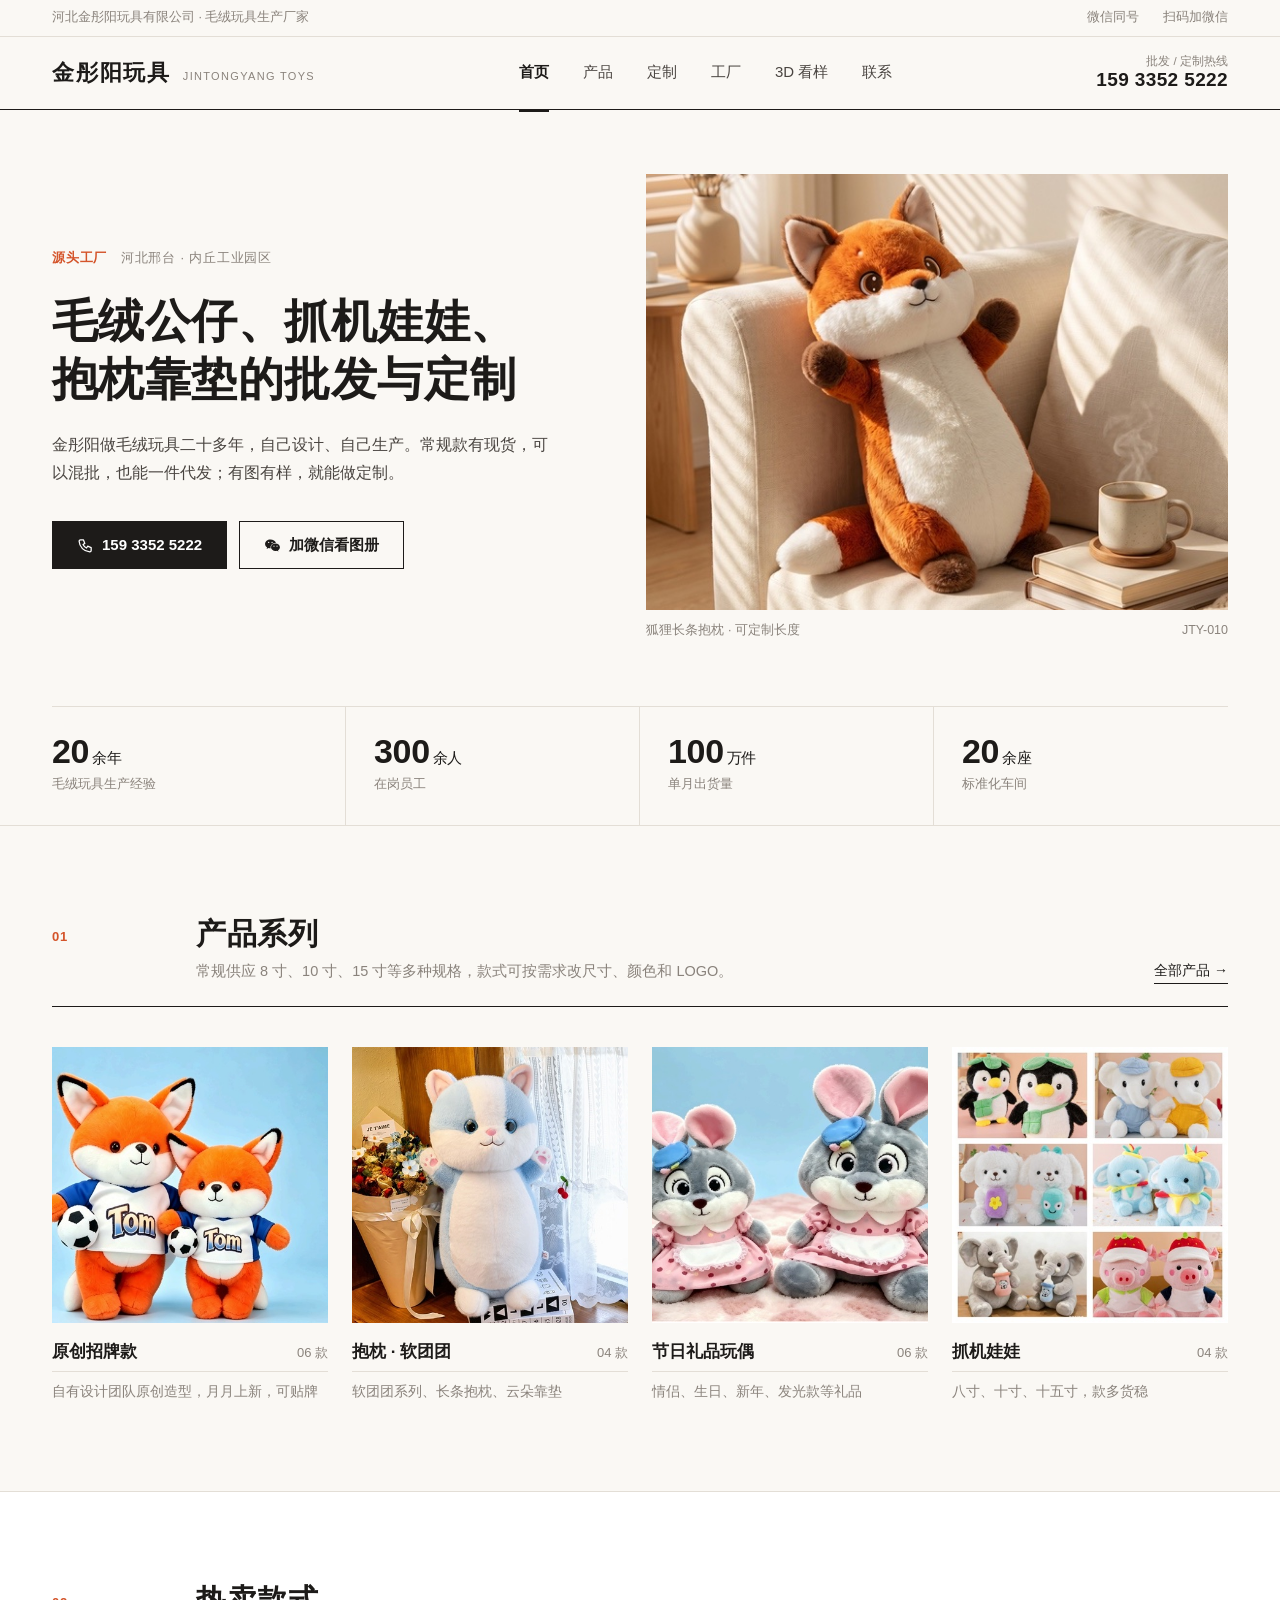
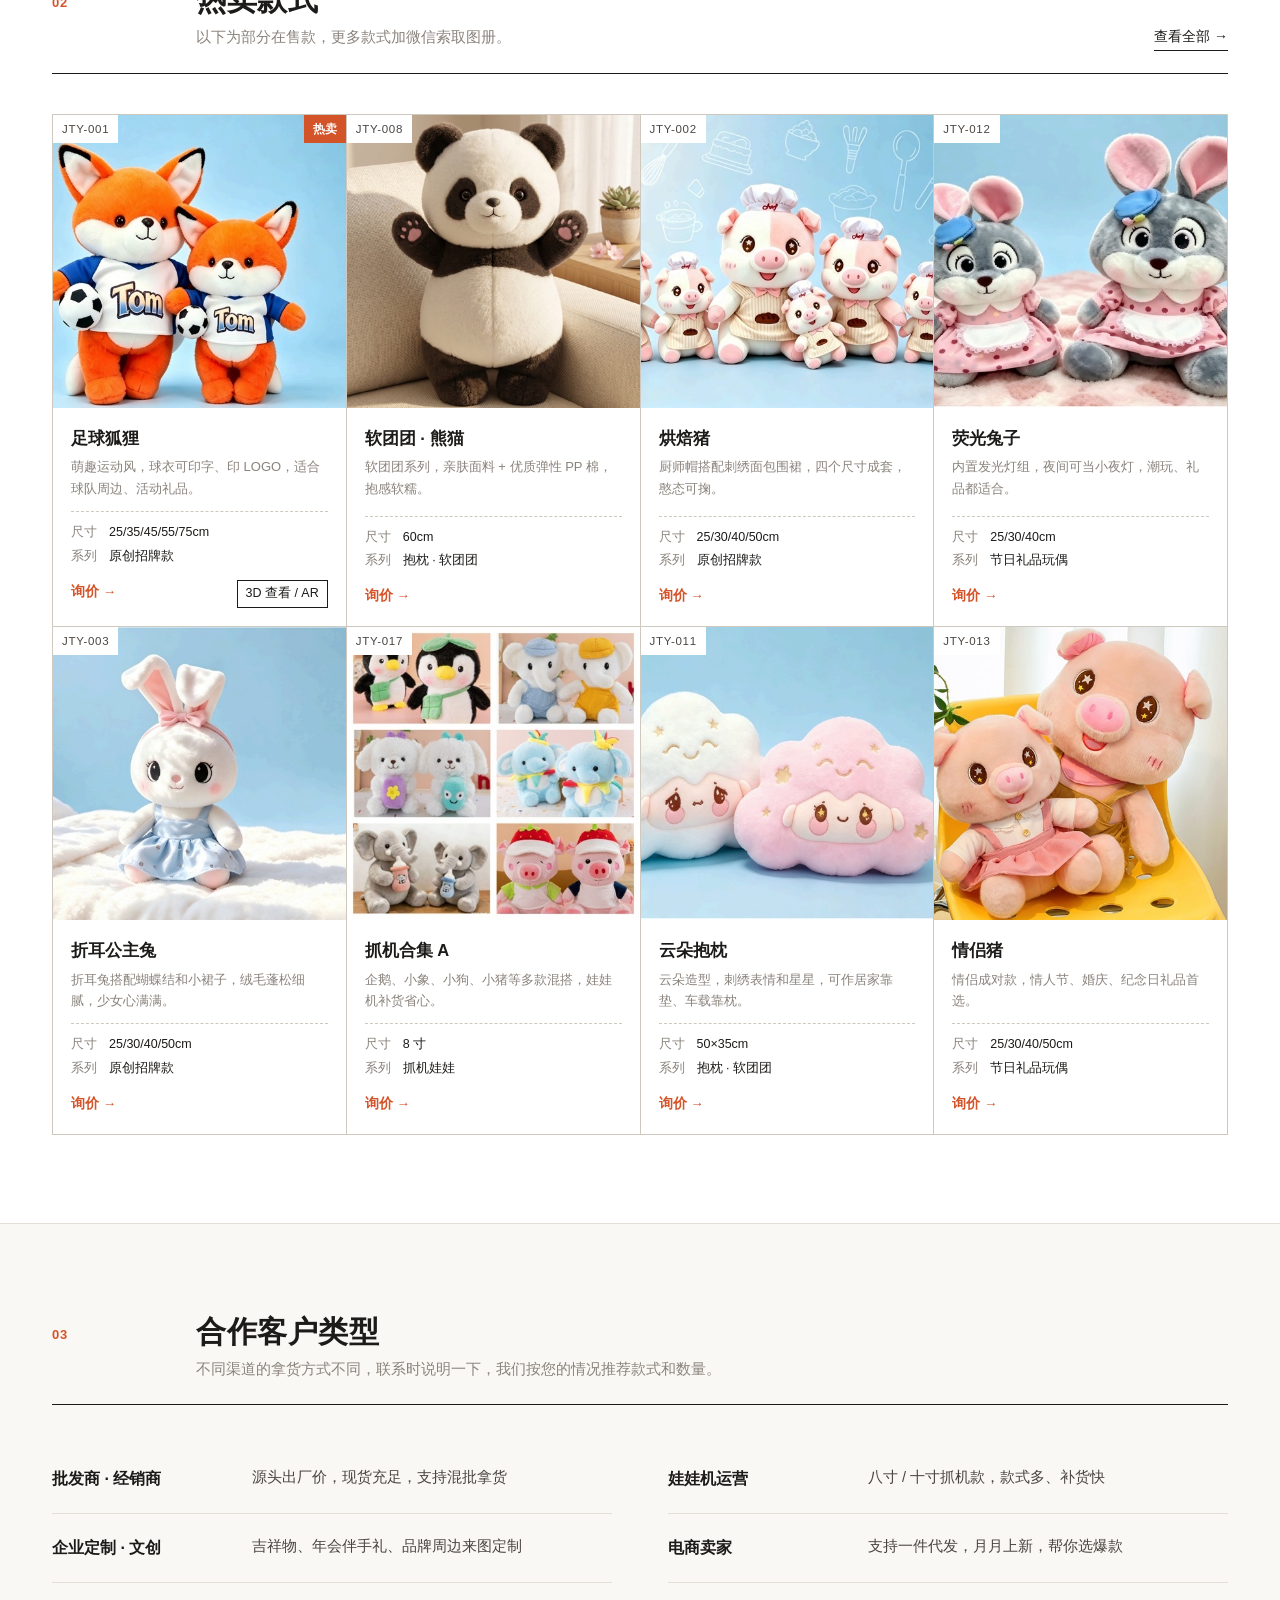
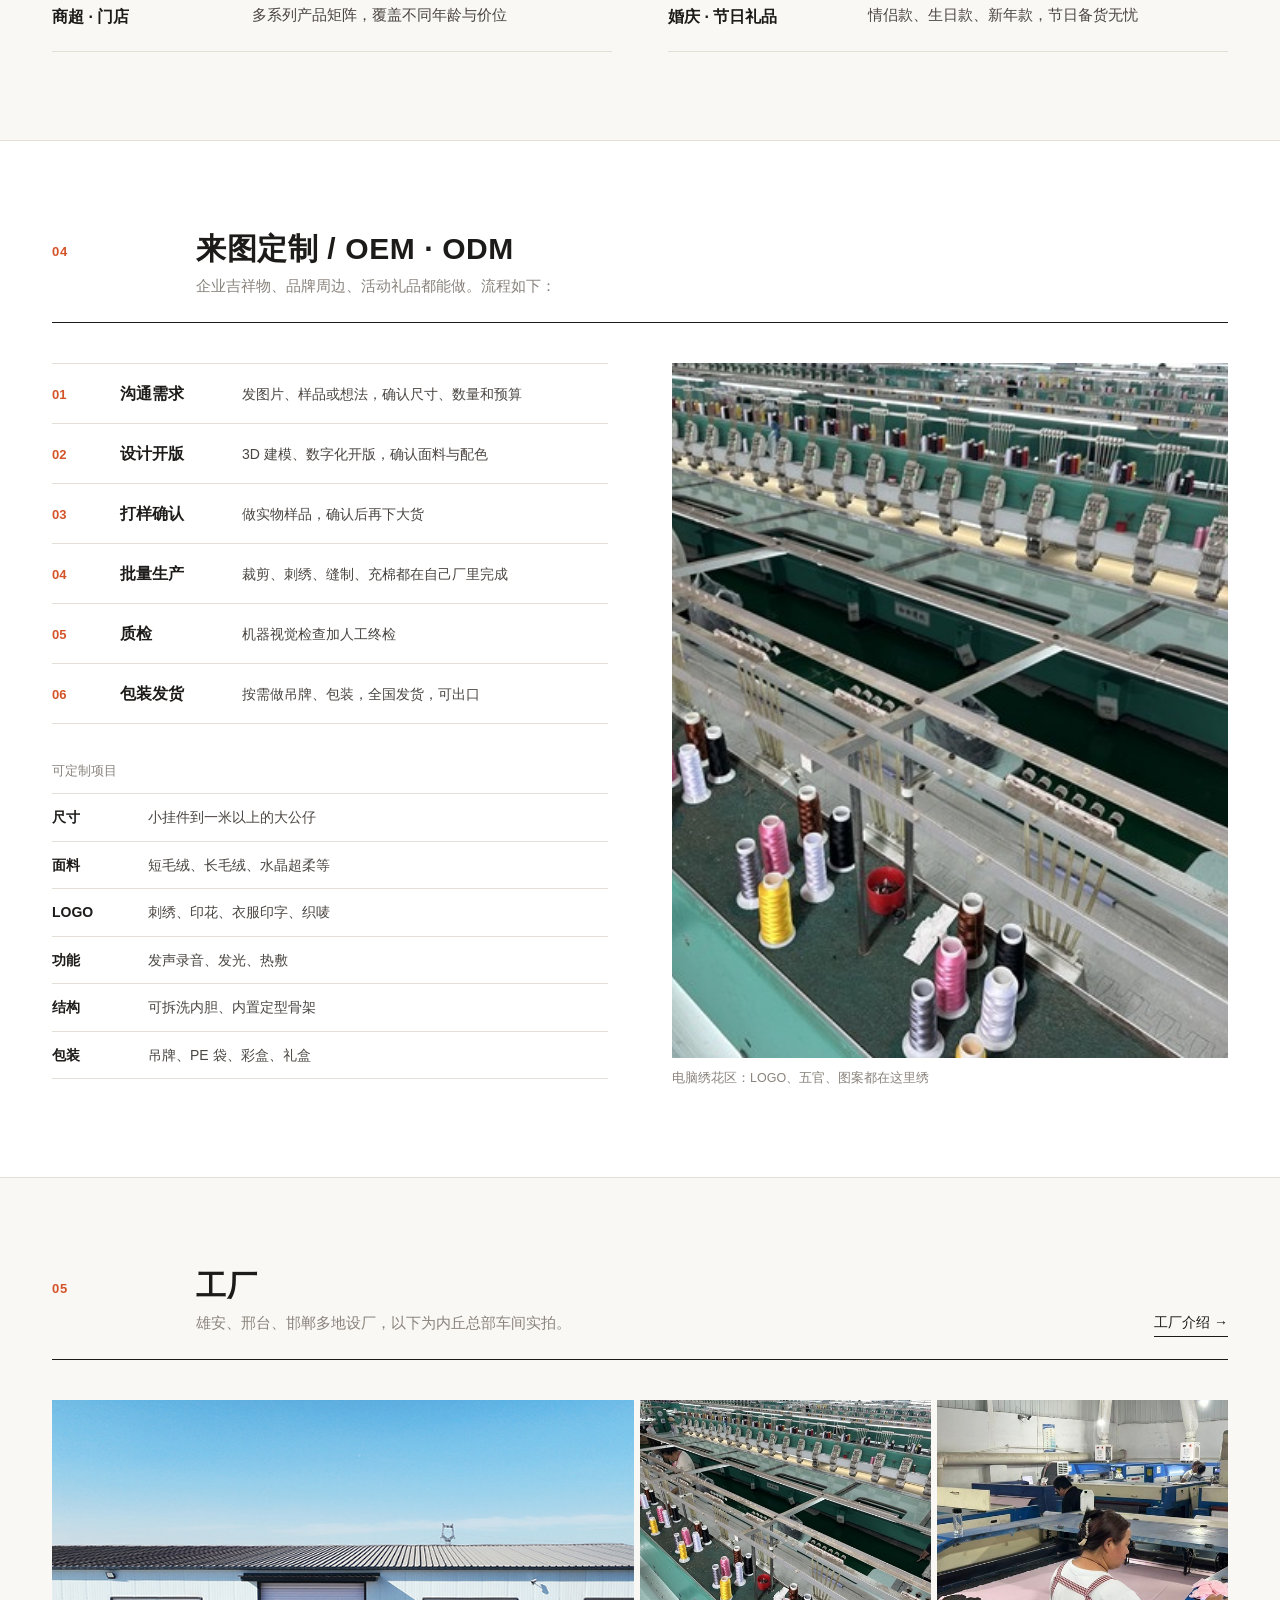
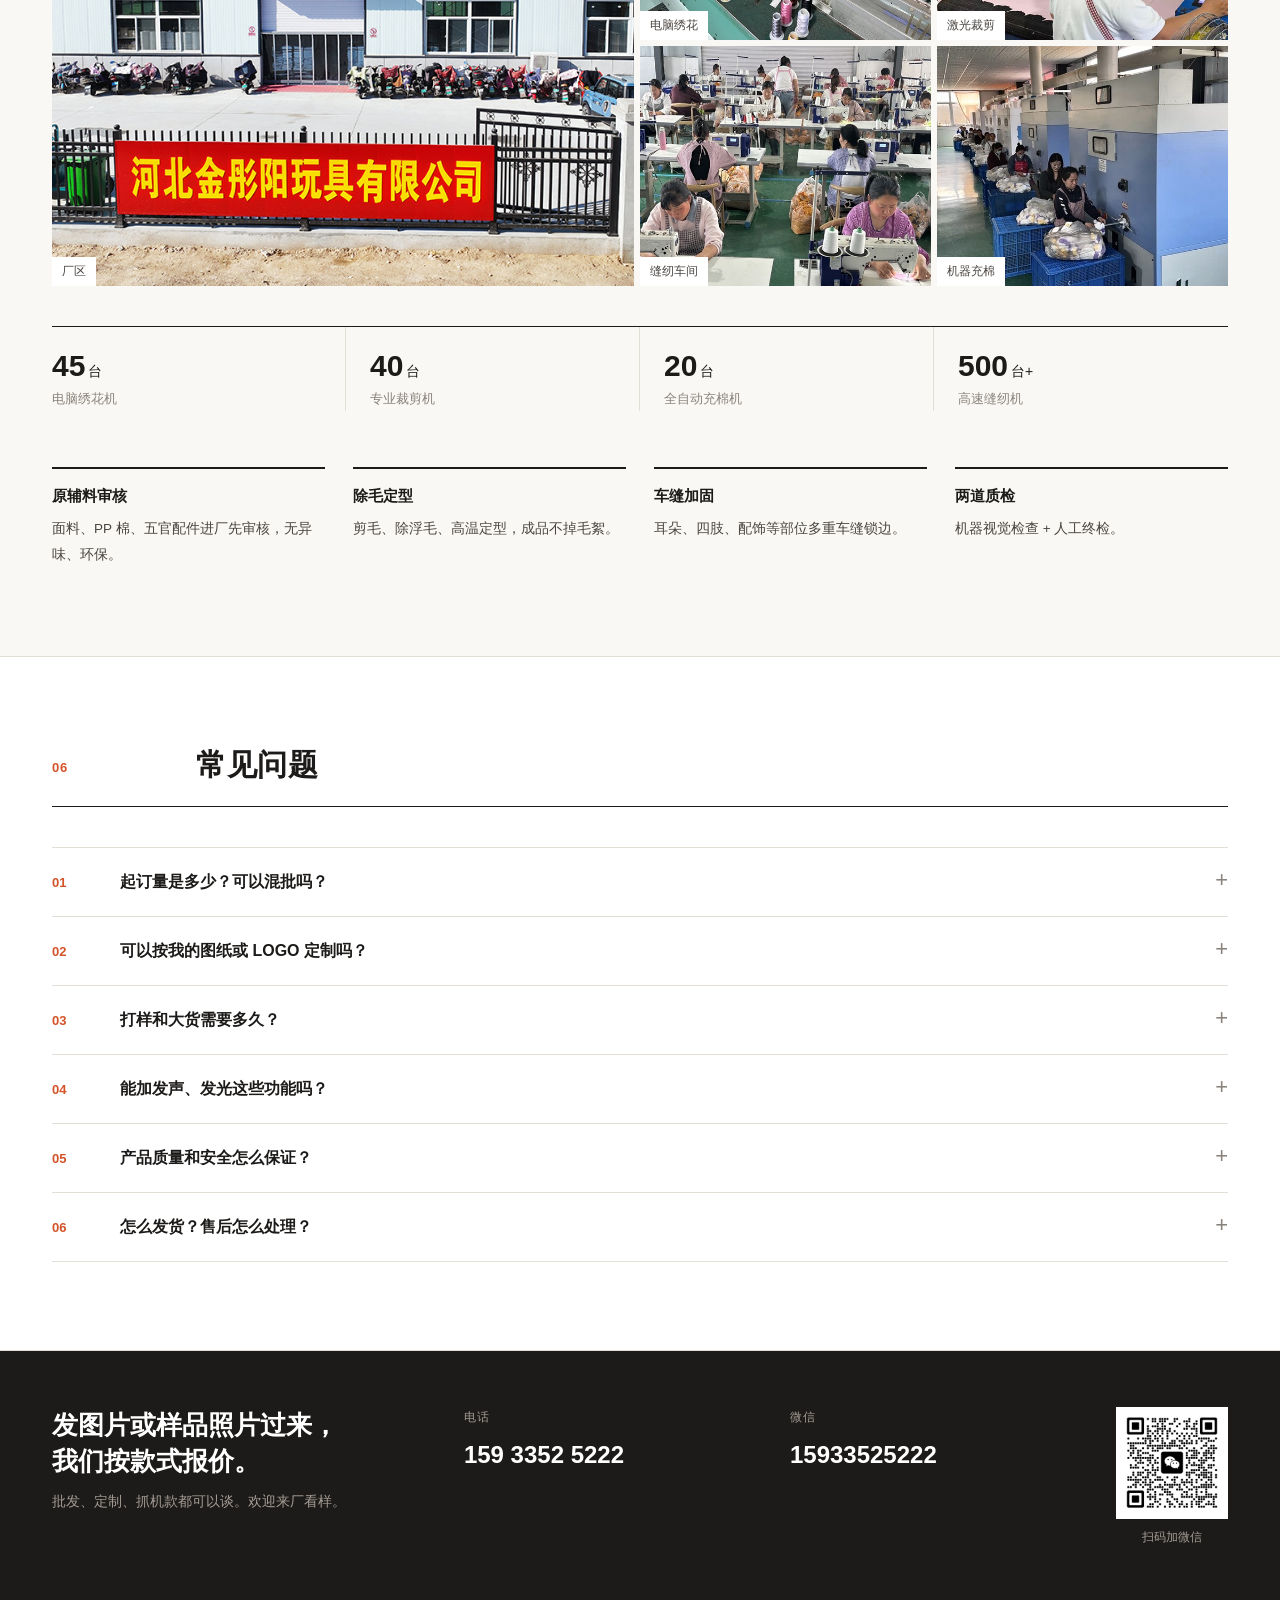
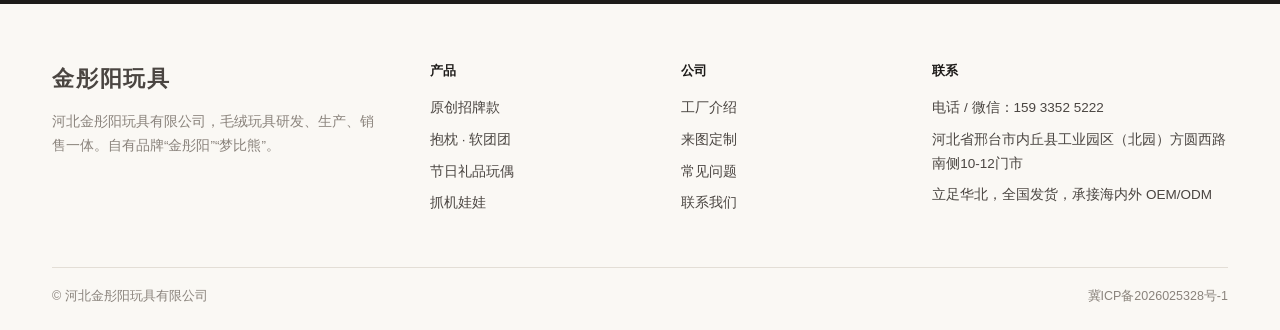
<file: index.html>
<!doctype html>
<html lang="zh-CN">
<head>
<meta charset="utf-8">
<meta name="viewport" content="width=device-width, initial-scale=1, viewport-fit=cover">
<title>金彤阳玩具_毛绒玩具源头工厂_毛绒公仔/抓机娃娃/毛绒玩具定制厂家</title>
<meta name="description" content="河北金彤阳玩具有限公司，毛绒玩具源头工厂，主营毛绒公仔、抓机娃娃、抱枕靠垫、节日礼品玩偶，支持来图定制、OEM/ODM代工、一件代发。电话：15933525222">
<meta name="keywords" content="金彤阳,毛绒玩具厂家,毛绒公仔,抓机娃娃,毛绒玩具定制,OEM/ODM毛绒玩具,抱枕靠垫,节日礼品玩偶,毛绒吉祥物,一件代发">
<meta name="theme-color" content="#FAF8F4">
<meta name="format-detection" content="telephone=yes">
<link rel="canonical" href="https://jintongyang.com/">
<link rel="icon" href="assets/img/favicon.svg" type="image/svg+xml">
<link rel="stylesheet" href="assets/css/catalog.css">
</head>
<body>
<div class="top"><div class="wrap">
  <span>河北金彤阳玩具有限公司 · 毛绒玩具生产厂家</span>
  <span class="r"><span>微信同号</span><a href="#" data-wx>扫码加微信</a></span>
</div></div>
<header class="hd" id="nav"><div class="wrap">
  <a href="index.html" class="brand" aria-label="金彤阳玩具首页"><b>金彤阳玩具</b><span>JINTONGYANG TOYS</span></a>
  <nav class="nav" id="menu"><a href="index.html" class="on">首页</a><a href="products.html">产品</a><a href="index.html#custom">定制</a><a href="factory.html">工厂</a><a href="3d.html">3D 看样</a><a href="contact.html">联系</a></nav>
  <div class="hd-tel"><small>批发 / 定制热线</small><a href="tel:15933525222">159 3352 5222</a></div>
  <button class="burger" id="burger" aria-label="菜单"><span></span><span></span><span></span></button>
</div></header>
<main>
<section class="hero"><div class="wrap hero-grid">
  <div>
    <p class="kicker"><b>源头工厂</b>　河北邢台 · 内丘工业园区</p>
    <h1>毛绒公仔、抓机娃娃、<br>抱枕靠垫的批发与定制</h1>
    <p class="lead">金彤阳做毛绒玩具二十多年，自己设计、自己生产。常规款有现货，可以混批，也能一件代发；有图有样，就能做定制。</p>
    <div class="acts">
      <a class="btn btn-dark" href="tel:15933525222"><svg viewBox="0 0 24 24" fill="none" stroke="currentColor" stroke-width="1.8" stroke-linecap="round" stroke-linejoin="round"><path d="M5 4h4l2 5-2.5 1.5a11 11 0 0 0 5 5L15 13l5 2v4a2 2 0 0 1-2 2A16 16 0 0 1 3 6a2 2 0 0 1 2-2"/></svg>159 3352 5222</a>
      <a class="btn btn-line" href="#" data-wx><svg viewBox="0 0 24 24" fill="currentColor"><path d="M9 3.5C4.9 3.5 1.5 6.3 1.5 9.8c0 2 1.1 3.8 2.9 5l-.7 2.2 2.6-1.4c.9.3 1.8.4 2.7.4h.4a5.6 5.6 0 0 1-.2-1.5c0-3.4 3.2-6.1 7.2-6.1h.4C16.1 5.6 12.9 3.5 9 3.5zM6.6 8.6a.9.9 0 1 1 0-1.8.9.9 0 0 1 0 1.8zm4.8 0a.9.9 0 1 1 0-1.8.9.9 0 0 1 0 1.8zM22.5 14.5c0-2.9-2.9-5.2-6.3-5.2s-6.3 2.3-6.3 5.2 2.9 5.2 6.3 5.2c.7 0 1.4-.1 2.1-.3l2.1 1.1-.6-1.8c1.6-1 2.7-2.5 2.7-4.2zm-8.4-.8a.8.8 0 1 1 0-1.6.8.8 0 0 1 0 1.6zm4.3 0a.8.8 0 1 1 0-1.6.8.8 0 0 1 0 1.6z"/></svg>加微信看图册</a>
    </div>
  </div>
  <figure class="hero-img">
    <img src="assets/img/hero-fox.jpg" alt="狐狸长条抱枕" fetchpriority="high">
    <figcaption><span>狐狸长条抱枕 · 可定制长度</span><span class="num">JTY-010</span></figcaption>
  </figure>
</div>
<div class="wrap"><div class="facts">
  <div><b>20<small>余年</small></b><span>毛绒玩具生产经验</span></div>
  <div><b>300<small>余人</small></b><span>在岗员工</span></div>
  <div><b>100<small>万件</small></b><span>单月出货量</span></div>
  <div><b>20<small>余座</small></b><span>标准化车间</span></div>
</div></div>
</section>

<section class="sec"><div class="wrap">
  <div class="sec-hd"><span class="idx">01</span><div><h2>产品系列</h2><p>常规供应 8 寸、10 寸、15 寸等多种规格，款式可按需求改尺寸、颜色和 LOGO。</p></div><a class="more" href="products.html">全部产品 →</a></div>
  <div class="cats"><a class="cat" href="products.html#signature"><div class="im"><img src="assets/img/p/football-fox.jpg" alt="原创招牌款" loading="lazy"></div>
  <div class="tx"><h3>原创招牌款</h3><span class="c">06 款</span></div><p>自有设计团队原创造型，月月上新，可贴牌</p></a><a class="cat" href="products.html#hug"><div class="im"><img src="assets/img/p/squishy-kitty.jpg" alt="抱枕 · 软团团" loading="lazy"></div>
  <div class="tx"><h3>抱枕 · 软团团</h3><span class="c">04 款</span></div><p>软团团系列、长条抱枕、云朵靠垫</p></a><a class="cat" href="products.html#gift"><div class="im"><img src="assets/img/p/glow-bunny.jpg" alt="节日礼品玩偶" loading="lazy"></div>
  <div class="tx"><h3>节日礼品玩偶</h3><span class="c">06 款</span></div><p>情侣、生日、新年、发光款等礼品</p></a><a class="cat" href="products.html#claw"><div class="im"><img src="assets/img/p/claw-mix-1.jpg" alt="抓机娃娃" loading="lazy"></div>
  <div class="tx"><h3>抓机娃娃</h3><span class="c">04 款</span></div><p>八寸、十寸、十五寸，款多货稳</p></a></div>
</div></section>

<section class="sec white"><div class="wrap">
  <div class="sec-hd"><span class="idx">02</span><div><h2>热卖款式</h2><p>以下为部分在售款，更多款式加微信索取图册。</p></div><a class="more" href="products.html">查看全部 →</a></div>
  <div class="catalog"><article class="item product" data-cat="signature">
  <a class="im" href="contact.html?product=足球狐狸"><img src="assets/img/p/football-fox.jpg" alt="足球狐狸 毛绒玩具" loading="lazy"><img class="alt" src="assets/img/p/football-fox-2.jpg" alt="足球狐狸实拍" loading="lazy"><span class="code">JTY-001</span><span class="flag">热卖</span></a>
  <div class="bd">
    <h3>足球狐狸</h3>
    <p>萌趣运动风，球衣可印字、印 LOGO，适合球队周边、活动礼品。</p>
    <dl><dt>尺寸</dt><dd>25/35/45/55/75cm</dd><dt>系列</dt><dd>原创招牌款</dd></dl>
    <div class="qs"><a class="q" href="contact.html?product=足球狐狸">询价 →</a><a class="q3d" href="3d.html">3D 查看 / AR</a></div>
  </div>
</article><article class="item product" data-cat="hug">
  <a class="im" href="contact.html?product=软团团 · 熊猫"><img src="assets/img/p/squishy-panda.jpg" alt="软团团 · 熊猫 毛绒玩具" loading="lazy"><span class="code">JTY-008</span></a>
  <div class="bd">
    <h3>软团团 · 熊猫</h3>
    <p>软团团系列，亲肤面料 + 优质弹性 PP 棉，抱感软糯。</p>
    <dl><dt>尺寸</dt><dd>60cm</dd><dt>系列</dt><dd>抱枕 · 软团团</dd></dl>
    <div class="qs"><a class="q" href="contact.html?product=软团团 · 熊猫">询价 →</a></div>
  </div>
</article><article class="item product" data-cat="signature">
  <a class="im" href="contact.html?product=烘焙猪"><img src="assets/img/p/baker-piggy.jpg" alt="烘焙猪 毛绒玩具" loading="lazy"><img class="alt" src="assets/img/p/baker-piggy-2.jpg" alt="烘焙猪实拍" loading="lazy"><span class="code">JTY-002</span></a>
  <div class="bd">
    <h3>烘焙猪</h3>
    <p>厨师帽搭配刺绣面包围裙，四个尺寸成套，憨态可掬。</p>
    <dl><dt>尺寸</dt><dd>25/30/40/50cm</dd><dt>系列</dt><dd>原创招牌款</dd></dl>
    <div class="qs"><a class="q" href="contact.html?product=烘焙猪">询价 →</a></div>
  </div>
</article><article class="item product" data-cat="gift">
  <a class="im" href="contact.html?product=荧光兔子"><img src="assets/img/p/glow-bunny.jpg" alt="荧光兔子 毛绒玩具" loading="lazy"><span class="code">JTY-012</span></a>
  <div class="bd">
    <h3>荧光兔子</h3>
    <p>内置发光灯组，夜间可当小夜灯，潮玩、礼品都适合。</p>
    <dl><dt>尺寸</dt><dd>25/30/40cm</dd><dt>系列</dt><dd>节日礼品玩偶</dd></dl>
    <div class="qs"><a class="q" href="contact.html?product=荧光兔子">询价 →</a></div>
  </div>
</article><article class="item product" data-cat="signature">
  <a class="im" href="contact.html?product=折耳公主兔"><img src="assets/img/p/princess-bunny.jpg" alt="折耳公主兔 毛绒玩具" loading="lazy"><span class="code">JTY-003</span></a>
  <div class="bd">
    <h3>折耳公主兔</h3>
    <p>折耳兔搭配蝴蝶结和小裙子，绒毛蓬松细腻，少女心满满。</p>
    <dl><dt>尺寸</dt><dd>25/30/40/50cm</dd><dt>系列</dt><dd>原创招牌款</dd></dl>
    <div class="qs"><a class="q" href="contact.html?product=折耳公主兔">询价 →</a></div>
  </div>
</article><article class="item product" data-cat="claw">
  <a class="im" href="contact.html?product=抓机合集 A"><img src="assets/img/p/claw-mix-1.jpg" alt="抓机合集 A 毛绒玩具" loading="lazy"><span class="code">JTY-017</span></a>
  <div class="bd">
    <h3>抓机合集 A</h3>
    <p>企鹅、小象、小狗、小猪等多款混搭，娃娃机补货省心。</p>
    <dl><dt>尺寸</dt><dd>8 寸</dd><dt>系列</dt><dd>抓机娃娃</dd></dl>
    <div class="qs"><a class="q" href="contact.html?product=抓机合集 A">询价 →</a></div>
  </div>
</article><article class="item product" data-cat="hug">
  <a class="im" href="contact.html?product=云朵抱枕"><img src="assets/img/p/cloud-cushion.jpg" alt="云朵抱枕 毛绒玩具" loading="lazy"><img class="alt" src="assets/img/p/cloud-cushion-2.jpg" alt="云朵抱枕实拍" loading="lazy"><span class="code">JTY-011</span></a>
  <div class="bd">
    <h3>云朵抱枕</h3>
    <p>云朵造型，刺绣表情和星星，可作居家靠垫、车载靠枕。</p>
    <dl><dt>尺寸</dt><dd>50×35cm</dd><dt>系列</dt><dd>抱枕 · 软团团</dd></dl>
    <div class="qs"><a class="q" href="contact.html?product=云朵抱枕">询价 →</a></div>
  </div>
</article><article class="item product" data-cat="gift">
  <a class="im" href="contact.html?product=情侣猪"><img src="assets/img/p/sweetheart-piggies.jpg" alt="情侣猪 毛绒玩具" loading="lazy"><span class="code">JTY-013</span></a>
  <div class="bd">
    <h3>情侣猪</h3>
    <p>情侣成对款，情人节、婚庆、纪念日礼品首选。</p>
    <dl><dt>尺寸</dt><dd>25/30/40/50cm</dd><dt>系列</dt><dd>节日礼品玩偶</dd></dl>
    <div class="qs"><a class="q" href="contact.html?product=情侣猪">询价 →</a></div>
  </div>
</article></div>
</div></section>

<section class="sec"><div class="wrap">
  <div class="sec-hd"><span class="idx">03</span><div><h2>合作客户类型</h2><p>不同渠道的拿货方式不同，联系时说明一下，我们按您的情况推荐款式和数量。</p></div><span></span></div>
  <ul class="rows"><li><b>批发商 · 经销商</b><span>源头出厂价，现货充足，支持混批拿货</span></li><li><b>娃娃机运营</b><span>八寸 / 十寸抓机款，款式多、补货快</span></li><li><b>企业定制 · 文创</b><span>吉祥物、年会伴手礼、品牌周边来图定制</span></li><li><b>电商卖家</b><span>支持一件代发，月月上新，帮你选爆款</span></li><li><b>商超 · 门店</b><span>多系列产品矩阵，覆盖不同年龄与价位</span></li><li><b>婚庆 · 节日礼品</b><span>情侣款、生日款、新年款，节日备货无忧</span></li></ul>
</div></section>

<section class="sec white" id="custom"><div class="wrap">
  <div class="sec-hd"><span class="idx">04</span><div><h2>来图定制 / OEM · ODM</h2><p>企业吉祥物、品牌周边、活动礼品都能做。流程如下：</p></div><span></span></div>
  <div class="split">
    <div>
      <ol class="steps"><li><b>沟通需求</b><span>发图片、样品或想法，确认尺寸、数量和预算</span></li><li><b>设计开版</b><span>3D 建模、数字化开版，确认面料与配色</span></li><li><b>打样确认</b><span>做实物样品，确认后再下大货</span></li><li><b>批量生产</b><span>裁剪、刺绣、缝制、充棉都在自己厂里完成</span></li><li><b>质检</b><span>机器视觉检查加人工终检</span></li><li><b>包装发货</b><span>按需做吊牌、包装，全国发货，可出口</span></li></ol>
      <table class="spec"><caption>可定制项目</caption><tr><th>尺寸</th><td>小挂件到一米以上的大公仔</td></tr><tr><th>面料</th><td>短毛绒、长毛绒、水晶超柔等</td></tr><tr><th>LOGO</th><td>刺绣、印花、衣服印字、织唛</td></tr><tr><th>功能</th><td>发声录音、发光、热敷</td></tr><tr><th>结构</th><td>可拆洗内胆、内置定型骨架</td></tr><tr><th>包装</th><td>吊牌、PE 袋、彩盒、礼盒</td></tr></table>
    </div>
    <figure><img src="assets/img/f/embroidery.jpg" alt="电脑绣花车间" loading="lazy"><figcaption>电脑绣花区：LOGO、五官、图案都在这里绣</figcaption></figure>
  </div>
</div></section>

<section class="sec"><div class="wrap">
  <div class="sec-hd"><span class="idx">05</span><div><h2>工厂</h2><p>雄安、邢台、邯郸多地设厂，以下为内丘总部车间实拍。</p></div><a class="more" href="factory.html">工厂介绍 →</a></div>
  <div class="mosaic"><figure><img src="assets/img/f/gate.jpg" alt="金彤阳玩具 厂区" loading="lazy"><figcaption>厂区</figcaption></figure><figure><img src="assets/img/f/embroidery.jpg" alt="金彤阳玩具 电脑绣花" loading="lazy"><figcaption>电脑绣花</figcaption></figure><figure><img src="assets/img/f/cutting.jpg" alt="金彤阳玩具 激光裁剪" loading="lazy"><figcaption>激光裁剪</figcaption></figure><figure><img src="assets/img/f/sewing.jpg" alt="金彤阳玩具 缝纫车间" loading="lazy"><figcaption>缝纫车间</figcaption></figure><figure><img src="assets/img/f/filling.jpg" alt="金彤阳玩具 机器充棉" loading="lazy"><figcaption>机器充棉</figcaption></figure></div>
  <div class="equip">
    <div><b>45<small>台</small></b><span>电脑绣花机</span></div>
    <div><b>40<small>台</small></b><span>专业裁剪机</span></div>
    <div><b>20<small>台</small></b><span>全自动充棉机</span></div>
    <div><b>500<small>台+</small></b><span>高速缝纫机</span></div>
  </div>
  <ul class="qa-list">
    <li><b>原辅料审核</b><span>面料、PP 棉、五官配件进厂先审核，无异味、环保。</span></li>
    <li><b>除毛定型</b><span>剪毛、除浮毛、高温定型，成品不掉毛絮。</span></li>
    <li><b>车缝加固</b><span>耳朵、四肢、配饰等部位多重车缝锁边。</span></li>
    <li><b>两道质检</b><span>机器视觉检查 + 人工终检。</span></li>
  </ul>
</div></section>

<section class="sec white" id="faq"><div class="wrap">
  <div class="sec-hd"><span class="idx">06</span><div><h2>常见问题</h2></div><span></span></div>
  <div class="faq"><details><summary><i>01</i><span>起订量是多少？可以混批吗？</span></summary><p>现货款起订量低，可以多款混批拿货，也支持一件代发；定制款的起订量根据尺寸、面料和工艺确定，欢迎电话或微信咨询具体方案。</p></details><details><summary><i>02</i><span>可以按我的图纸或 LOGO 定制吗？</span></summary><p>可以。草图、IP 原图、实物照片或参考样品都能做。我们用 3D 建模和数字化开版还原造型，先打实物样品给您确认，满意后再安排大货生产。</p></details><details><summary><i>03</i><span>打样和大货需要多久？</span></summary><p>打样一般 7–15 天。大货周期根据数量和工艺确定，下单时会给出明确交期，生产进度全程可查、实时同步。</p></details><details><summary><i>04</i><span>能加发声、发光这些功能吗？</span></summary><p>可以。支持加装发声录音机芯、发光灯组、热敷内胆、可拆洗内胆、内置定型骨架等，并做好机芯密封和线路防护，兼顾趣味和安全。</p></details><details><summary><i>05</i><span>产品质量和安全怎么保证？</span></summary><p>所有原辅材料都经过准入审核，选用无异味、环保安全的面料和 PP 棉；成品经过多道除毛定型、多重车缝锁边，再经视觉质检和人工终检双重把关，符合国内外玩具安全标准。</p></details><details><summary><i>06</i><span>怎么发货？售后怎么处理？</span></summary><p>支持全国发货，物流、快递、专线均可，也能做外贸出口。售后 48 小时内响应，支持退换和补货。</p></details></div>
</div></section>
<section class="band"><div class="wrap">
  <div><h2>发图片或样品照片过来，<br>我们按款式报价。</h2><p>批发、定制、抓机款都可以谈。欢迎来厂看样。</p></div>
  <div><small>电话</small><a class="big" href="tel:15933525222">159 3352 5222</a></div>
  <div><small>微信</small><a class="big" href="#" data-wx>15933525222</a></div>
  <div><img class="qr" src="assets/img/wechat-qr.jpg" alt="金彤阳玩具微信二维码" loading="lazy"><span>扫码加微信</span></div>
</div></section>

</main>
<script type="application/ld+json">{"@context": "https://schema.org", "@type": "Organization", "name": "河北金彤阳玩具有限公司", "url": "https://jintongyang.com", "telephone": "15933525222", "address": {"@type": "PostalAddress", "streetAddress": "内丘县工业园区（北园）方圆西路南侧10-12门市", "addressLocality": "邢台", "addressRegion": "河北", "addressCountry": "CN"}}</script>
<footer class="ft"><div class="wrap">
  <div class="g">
    <div><a href="index.html" class="brand"><b>金彤阳玩具</b></a>
      <p class="about">河北金彤阳玩具有限公司，毛绒玩具研发、生产、销售一体。自有品牌“金彤阳”“梦比熊”。</p></div>
    <div><h5>产品</h5><ul><li><a href="products.html#signature">原创招牌款</a></li><li><a href="products.html#hug">抱枕 · 软团团</a></li><li><a href="products.html#gift">节日礼品玩偶</a></li><li><a href="products.html#claw">抓机娃娃</a></li></ul></div>
    <div><h5>公司</h5><ul><li><a href="factory.html">工厂介绍</a></li><li><a href="index.html#custom">来图定制</a></li><li><a href="index.html#faq">常见问题</a></li><li><a href="contact.html">联系我们</a></li></ul></div>
    <div><h5>联系</h5><ul><li>电话 / 微信：<a href="tel:15933525222">159 3352 5222</a></li><li>河北省邢台市内丘县工业园区（北园）方圆西路南侧10-12门市</li><li>立足华北，全国发货，承接海内外 OEM/ODM</li></ul></div>
  </div>
  <div class="bt"><span>© 河北金彤阳玩具有限公司</span><a href="https://beian.miit.gov.cn/" target="_blank" rel="noopener">冀ICP备2026025328号-1</a></div>
</div></footer>
<nav class="mbar" aria-label="快捷联系">
  <a href="tel:15933525222"><svg viewBox="0 0 24 24" fill="none" stroke="currentColor" stroke-width="1.8" stroke-linecap="round" stroke-linejoin="round"><path d="M5 4h4l2 5-2.5 1.5a11 11 0 0 0 5 5L15 13l5 2v4a2 2 0 0 1-2 2A16 16 0 0 1 3 6a2 2 0 0 1 2-2"/></svg>电话</a>
  <a href="#" data-wx><svg viewBox="0 0 24 24" fill="currentColor"><path d="M9 3.5C4.9 3.5 1.5 6.3 1.5 9.8c0 2 1.1 3.8 2.9 5l-.7 2.2 2.6-1.4c.9.3 1.8.4 2.7.4h.4a5.6 5.6 0 0 1-.2-1.5c0-3.4 3.2-6.1 7.2-6.1h.4C16.1 5.6 12.9 3.5 9 3.5zM6.6 8.6a.9.9 0 1 1 0-1.8.9.9 0 0 1 0 1.8zm4.8 0a.9.9 0 1 1 0-1.8.9.9 0 0 1 0 1.8zM22.5 14.5c0-2.9-2.9-5.2-6.3-5.2s-6.3 2.3-6.3 5.2 2.9 5.2 6.3 5.2c.7 0 1.4-.1 2.1-.3l2.1 1.1-.6-1.8c1.6-1 2.7-2.5 2.7-4.2zm-8.4-.8a.8.8 0 1 1 0-1.6.8.8 0 0 1 0 1.6zm4.3 0a.8.8 0 1 1 0-1.6.8.8 0 0 1 0 1.6z"/></svg>微信</a>
  <a href="contact.html" class="hot">在线询价</a>
</nav>
<div class="wx-modal" id="wxModal" role="dialog" aria-modal="true" aria-label="微信咨询">
  <div class="wx-card">
    <button class="wx-close" aria-label="关闭">×</button>
    <h3>微信咨询</h3>
    <p>长按或扫码识别二维码，也可复制微信号</p>
    <img src="assets/img/wechat-qr.jpg" alt="金彤阳玩具微信二维码">
    <div class="wx-id"><span>微信号 <b>15933525222</b></span><button type="button" data-copy="15933525222">复制</button></div>
  </div>
</div>
<script>window.SITE_CONTACT={tel:"15933525222"};</script>
<script src="assets/js/main.js"></script>
<script src="assets/js/cn.js"></script>
</body></html>
</file>
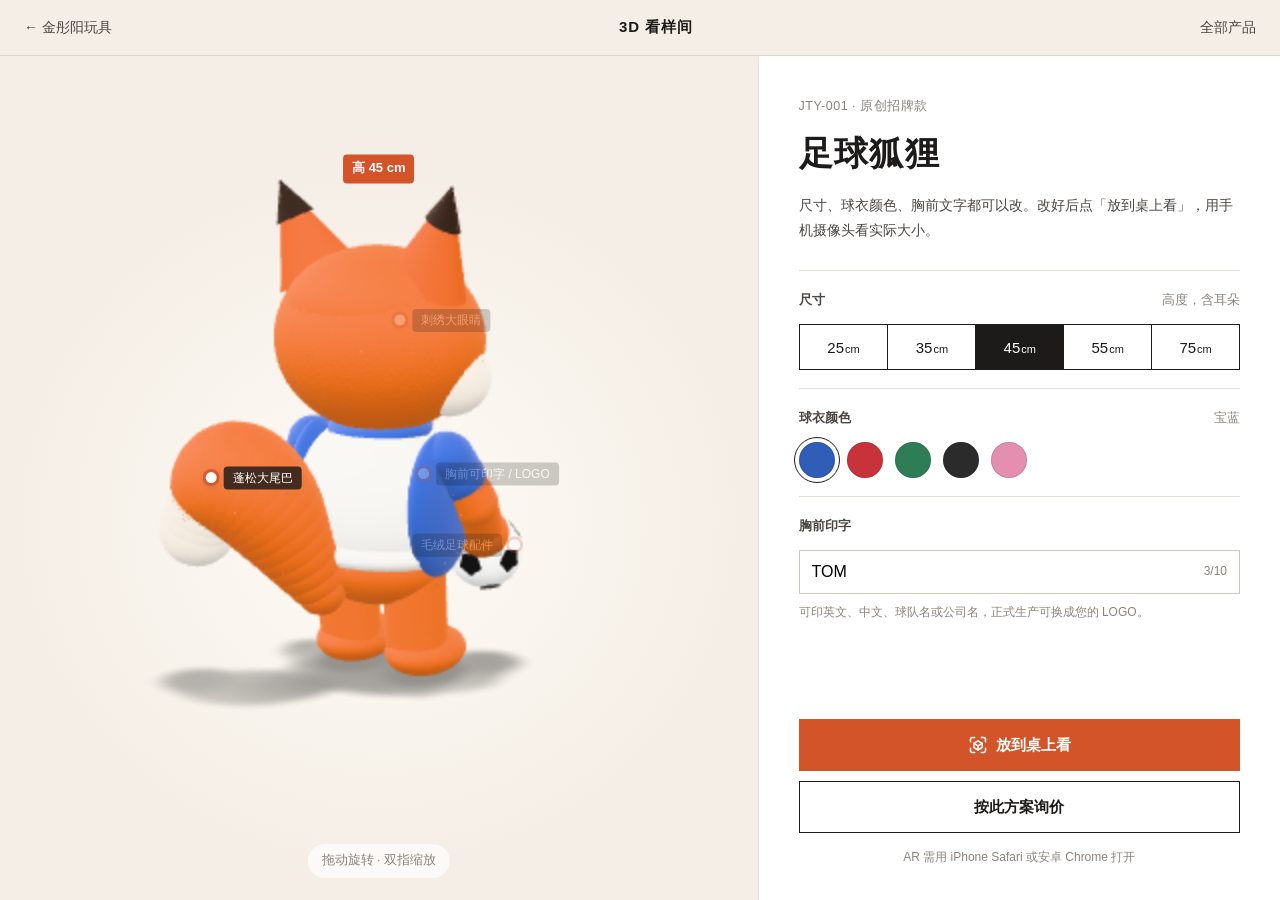
<file: 3d.html>
<!doctype html>
<html lang="zh-CN">
<head>
<meta charset="utf-8">
<meta name="viewport" content="width=device-width, initial-scale=1, viewport-fit=cover">
<title>3D 看样间 · 足球狐狸 | 金彤阳玩具</title>
<meta name="description" content="在线 360° 查看金彤阳足球狐狸毛绒玩具，自选尺寸、球衣颜色和胸前印字，用手机 AR 放到桌上看实际大小。">
<meta name="theme-color" content="#F4EEE6">
<link rel="icon" href="assets/img/favicon.svg" type="image/svg+xml">
<link rel="stylesheet" href="assets/css/catalog.css">
<style>
  body{background:#F4EEE6;padding-bottom:0}
  .s-top{display:flex;align-items:center;justify-content:space-between;height:56px;padding:0 24px;border-bottom:1px solid rgba(29,27,25,.12);background:#F4EEE6;position:relative;z-index:5}
  .s-top a{font-size:14px;color:var(--ink-2)}
  .s-top a:hover{color:var(--ink)}
  .s-top b{font-size:15px;letter-spacing:.06em}
  .stage{display:grid;grid-template-columns:minmax(0,1.45fr) minmax(340px,1fr);min-height:calc(100vh - 56px)}
  .viewer{position:relative;background:radial-gradient(ellipse 70% 60% at 50% 55%,#FFFBF5 0%,#F4EEE6 70%)}
  model-viewer{width:100%;height:100%;min-height:520px;--poster-color:transparent;background:transparent;outline:none}
  model-viewer::part(default-progress-bar){display:none}
  .loading{position:absolute;inset:0;display:flex;align-items:center;justify-content:center;font-size:14px;color:var(--mute);pointer-events:none;transition:opacity .4s}
  .loading.hide{opacity:0}
  .hint{position:absolute;left:50%;bottom:22px;transform:translateX(-50%);font-size:12.5px;color:var(--mute);background:rgba(255,255,255,.7);padding:6px 14px;border-radius:999px;white-space:nowrap;pointer-events:none}
  .hs{display:block;border:0;background:none;padding:0;cursor:default;--o:1}
  .hs .dot{display:block;width:11px;height:11px;border-radius:50%;background:#fff;box-shadow:0 0 0 3px rgba(212,84,42,.85),0 2px 6px rgba(0,0,0,.25)}
  .hs .lb{position:absolute;left:18px;top:50%;transform:translateY(-50%);white-space:nowrap;font-size:12px;background:rgba(29,27,25,.82);color:#fff;padding:3px 9px;border-radius:4px;opacity:var(--o);transition:opacity .3s}
  .hs.l .lb{left:auto;right:18px}
  .hs[data-visible="false"]{--o:0}
  .hs[data-visible="false"] .dot{opacity:.25}
  .hs-size .dot{display:none}
  model-viewer.small .hs:not(.hs-size){visibility:hidden}
  .hs-size .lb{left:50%;top:auto;bottom:6px;transform:translateX(-50%);background:var(--accent);font-family:var(--num);font-weight:600;font-size:13px}

  .panel{background:var(--white);border-left:1px solid rgba(29,27,25,.12);padding:40px 40px 32px;display:flex;flex-direction:column}
  .panel .meta{font-size:12.5px;color:var(--mute);font-family:var(--num);letter-spacing:.04em}
  .panel h1{font-size:34px;font-weight:700;letter-spacing:.04em;margin:6px 0 10px}
  .panel .intro{font-size:14px;color:var(--ink-2);margin-bottom:28px}
  .opt{padding:18px 0;border-top:1px solid var(--line)}
  .opt h3{font-size:13px;font-weight:600;color:var(--ink-2);margin-bottom:12px;display:flex;justify-content:space-between}
  .opt h3 span{font-weight:400;color:var(--mute)}
  .sizes{display:grid;grid-template-columns:repeat(5,1fr);border:1px solid var(--ink)}
  .sizes button{height:44px;border:0;background:#fff;font-family:var(--num);font-size:15px;cursor:pointer;color:var(--ink)}
  .sizes button + button{border-left:1px solid var(--ink)}
  .sizes button.on{background:var(--ink);color:#fff}
  .sizes button small{font-size:11px;margin-left:1px}
  .swatches{display:flex;gap:12px}
  .swatches button{width:36px;height:36px;border-radius:50%;border:0;cursor:pointer;box-shadow:inset 0 0 0 1px rgba(0,0,0,.12);position:relative}
  .swatches button.on::after{content:"";position:absolute;inset:-5px;border-radius:50%;border:1.5px solid var(--ink)}
  .txt{display:flex;border:1px solid var(--line-2);background:#fff}
  .txt input{flex:1;border:0;padding:12px;font-size:16px;font-family:inherit;outline:none;min-width:0}
  .txt span{font-size:12px;color:var(--mute);padding:0 12px;display:flex;align-items:center;font-family:var(--num)}
  .opt p.tip{font-size:12px;color:var(--mute);margin-top:8px}
  .acts3{margin-top:auto;padding-top:22px;display:grid;gap:10px}
  .acts3 .btn{height:52px;width:100%}
  .acts3 .btn svg{width:20px;height:20px}
  .ar-note{font-size:12px;color:var(--mute);text-align:center;margin-top:4px}
  .wx-tip{display:none;background:#FFF4E8;border:1px solid #F0C9A8;color:#8A4A22;font-size:13px;padding:10px 12px;margin-bottom:16px}
  .wx-tip.show{display:block}
  .sheet{position:fixed;inset:0;background:rgba(20,18,16,.55);display:none;align-items:center;justify-content:center;z-index:120;padding:24px}
  .sheet.open{display:flex}
  .sheet .card{background:#fff;max-width:340px;width:100%;padding:26px 24px;border-top:3px solid var(--ink);text-align:center}
  .sheet h3{font-size:18px;margin-bottom:8px}
  .sheet p{font-size:14px;color:var(--ink-2);margin-bottom:18px}
  .sheet .url{font-family:var(--num);font-size:12.5px;background:var(--paper);padding:8px;word-break:break-all;margin-bottom:14px}

  @media (max-width:900px){
    .stage{grid-template-columns:1fr;min-height:0}
    model-viewer{height:58vh;min-height:360px}
    .panel{border-left:0;border-top:1px solid rgba(29,27,25,.12);padding:24px 20px 28px}
    .panel h1{font-size:26px}
    .panel .intro{margin-bottom:16px}
    .acts3{position:sticky;bottom:0;background:#fff;margin:0 -20px -28px;padding:12px 20px calc(12px + env(safe-area-inset-bottom));border-top:1px solid var(--line);grid-template-columns:1.25fr 1fr}
    .acts3 .btn{height:48px;font-size:14px;padding:0 10px}
    .ar-note{grid-column:1/-1;margin-top:0}
    .s-top{padding:0 16px}
  }
</style>
<script type="importmap">{"imports":{"three":"./assets/vendor/three.module.min.js"}}</script>
<script type="module" src="assets/vendor/model-viewer-module.min.js"></script>
</head>
<body>
<header class="s-top">
  <a href="index.html">← 金彤阳玩具</a>
  <b>3D 看样间</b>
  <a href="products.html">全部产品</a>
</header>

<main class="stage">
  <section class="viewer">
    <model-viewer id="mv" alt="足球狐狸 3D 模型"
      camera-controls touch-action="pan-y" disable-tap
      auto-rotate auto-rotate-delay="2500" rotation-per-second="16deg"
      camera-orbit="-20deg 78deg 1.75m" camera-target="0m 0.3m 0m" field-of-view="26deg"
      min-camera-orbit="auto 25deg 0.35m" max-camera-orbit="auto 98deg 3.2m"
      interaction-prompt="none" interpolation-decay="120"
      shadow-intensity="1" shadow-softness="0.85" exposure="1.0" environment-image="neutral" tone-mapping="neutral"
      ar ar-modes="webxr quick-look" ar-scale="fixed" ar-placement="floor">
      <button class="hs" slot="hotspot-eye" data-position="0 0 0" data-normal="0 0 1"><span class="dot"></span><span class="lb">刺绣大眼睛</span></button>
      <button class="hs" slot="hotspot-print" data-position="0 0 0" data-normal="0 0 1"><span class="dot"></span><span class="lb">胸前可印字 / LOGO</span></button>
      <button class="hs l" slot="hotspot-ball" data-position="0 0 0" data-normal="-0.3 0 1"><span class="dot"></span><span class="lb">毛绒足球配件</span></button>
      <button class="hs" slot="hotspot-tail" data-position="0 0 0" data-normal="0.6 0 -1"><span class="dot"></span><span class="lb">蓬松大尾巴</span></button>
      <div class="hs hs-size" slot="hotspot-size" data-position="0 0 0"><span class="lb" id="sizeLabel">高 45 cm</span></div>
    </model-viewer>
    <div class="loading" id="loading">正在生成 3D 模型…</div>
    <div class="hint">拖动旋转 · 双指缩放</div>
  </section>

  <aside class="panel">
    <div class="wx-tip" id="wxTip">微信里无法打开 AR。请点右上角「···」，选择「在浏览器打开」。</div>
    <div class="meta">JTY-001 · 原创招牌款</div>
    <h1>足球狐狸</h1>
    <p class="intro">尺寸、球衣颜色、胸前文字都可以改。改好后点「放到桌上看」，用手机摄像头看实际大小。</p>

    <div class="opt">
      <h3>尺寸 <span>高度，含耳朵</span></h3>
      <div class="sizes" id="sizes">
        <button data-v="25">25<small>cm</small></button><button data-v="35">35<small>cm</small></button><button data-v="45" class="on">45<small>cm</small></button><button data-v="55">55<small>cm</small></button><button data-v="75">75<small>cm</small></button>
      </div>
    </div>
    <div class="opt">
      <h3>球衣颜色 <span id="colorName">宝蓝</span></h3>
      <div class="swatches" id="swatches">
        <button data-v="#2F5DB8" data-n="宝蓝" class="on" style="background:#2F5DB8" aria-label="宝蓝"></button>
        <button data-v="#C8323A" data-n="正红" style="background:#C8323A" aria-label="正红"></button>
        <button data-v="#2E7D57" data-n="墨绿" style="background:#2E7D57" aria-label="墨绿"></button>
        <button data-v="#2B2B2B" data-n="黑色" style="background:#2B2B2B" aria-label="黑色"></button>
        <button data-v="#E58FB0" data-n="粉色" style="background:#E58FB0" aria-label="粉色"></button>
      </div>
    </div>
    <div class="opt">
      <h3>胸前印字</h3>
      <label class="txt"><input id="txt" value="TOM" maxlength="10" autocomplete="off" aria-label="胸前印字"><span id="cnt">3/10</span></label>
      <p class="tip">可印英文、中文、球队名或公司名，正式生产可换成您的 LOGO。</p>
    </div>

    <div class="acts3">
      <button class="btn btn-accent" id="arBtn" type="button"><svg viewBox="0 0 24 24" fill="none" stroke="currentColor" stroke-width="1.8" stroke-linecap="round" stroke-linejoin="round"><path d="M3 8V5a2 2 0 0 1 2-2h3M16 3h3a2 2 0 0 1 2 2v3M21 16v3a2 2 0 0 1-2 2h-3M8 21H5a2 2 0 0 1-2-2v-3"/><path d="m12 7 5 3v5l-5 3-5-3v-5z"/><path d="m7 10 5 3 5-3M12 13v5"/></svg>放到桌上看</button>
      <button class="btn btn-line" id="askBtn" type="button">按此方案询价</button>
      <p class="ar-note" id="arNote">AR 需用 iPhone Safari 或安卓 Chrome 打开</p>
    </div>
  </aside>
</main>

<div class="sheet" id="sheet"><div class="card">
  <h3 id="sheetTitle">请用手机打开</h3>
  <p id="sheetText">AR 需要手机摄像头。用手机浏览器打开下面的地址，就能把狐狸放到桌上看。</p>
  <div class="url" id="sheetUrl"></div>
  <button class="btn btn-dark" type="button" id="sheetClose" style="width:100%">知道了</button>
</div></div>

<div class="wx-modal" id="wxModal" role="dialog" aria-modal="true" aria-label="微信咨询">
  <div class="wx-card">
    <button class="wx-close" aria-label="关闭">×</button>
    <h3>方案已复制</h3>
    <p>加微信后直接粘贴发送，我们按方案报价</p>
    <img src="assets/img/wechat-qr.jpg" alt="金彤阳玩具微信二维码">
    <div class="wx-id"><span>微信号 <b>15933525222</b></span><button type="button" data-copy="15933525222">复制</button></div>
  </div>
</div>

<script type="module">
import { buildFox, exportGLB } from './assets/js/fox3d.js';

const mv = document.getElementById('mv');
const loading = document.getElementById('loading');
const state = { size: 45, color: '#2F5DB8', colorName: '宝蓝', text: 'TOM' };
const BASE_H = 1.1;
const HOT = {               // unit-model coordinates
  eye:   [0.088, 0.805, 0.215],
  print: [0, 0.44, 0.19],
  ball:  [-0.2, 0.27, 0.29],
  tail:  [0.30, 0.47, -0.25],
  size:  [0, 1.13, 0],
};
let busy = false, pending = false, lastUrl = null;

async function rebuild() {
  if (busy) { pending = true; return; }
  busy = true;
  const fox = buildFox({ jersey: state.color, text: state.text });
  const url = await exportGLB(fox, state.size);
  const orbit = lastUrl ? mv.getCameraOrbit() : null;
  mv.src = url;
  await new Promise(r => mv.addEventListener('load', r, { once: true }));
  // keep a fixed camera distance so different sizes really look different
  const tY = (state.size / 100) * 0.42;
  mv.cameraTarget = `0m ${tY.toFixed(3)}m 0m`;
  const R0 = innerWidth < 900 ? 1.3 : 1.75;
  mv.cameraOrbit = orbit ? `${orbit.theta}rad ${orbit.phi}rad ${orbit.radius}m` : `-20deg 78deg ${R0}m`;
  if (!orbit) mv.jumpCameraToGoal();
  if (lastUrl) URL.revokeObjectURL(lastUrl);
  lastUrl = url;
  const s = state.size / 100 / BASE_H;
  for (const [k, p] of Object.entries(HOT)) mv.updateHotspot({ name: 'hotspot-' + k, position: p.map(v => (v * s).toFixed(4)).join(' ') + '' });
  document.getElementById('sizeLabel').textContent = `高 ${state.size} cm`;
  mv.classList.toggle('small', state.size <= 35);
  loading.classList.add('hide');
  busy = false;
  if (pending) { pending = false; rebuild(); }
}

// controls
document.getElementById('sizes').addEventListener('click', e => {
  const b = e.target.closest('button'); if (!b) return;
  document.querySelectorAll('#sizes button').forEach(x => x.classList.toggle('on', x === b));
  state.size = +b.dataset.v; rebuild();
});
document.getElementById('swatches').addEventListener('click', e => {
  const b = e.target.closest('button'); if (!b) return;
  document.querySelectorAll('#swatches button').forEach(x => x.classList.toggle('on', x === b));
  state.color = b.dataset.v; state.colorName = b.dataset.n;
  document.getElementById('colorName').textContent = b.dataset.n; rebuild();
});
const txt = document.getElementById('txt'), cnt = document.getElementById('cnt');
let tTimer;
txt.addEventListener('input', () => {
  cnt.textContent = `${txt.value.length}/10`;
  clearTimeout(tTimer); tTimer = setTimeout(() => { state.text = txt.value; rebuild(); }, 350);
});

// AR
const isWx = /MicroMessenger/i.test(navigator.userAgent);
if (isWx) document.getElementById('wxTip').classList.add('show');
const sheet = document.getElementById('sheet');
document.getElementById('sheetClose').onclick = () => sheet.classList.remove('open');
document.getElementById('arBtn').addEventListener('click', async () => {
  if (isWx) {
    document.getElementById('sheetTitle').textContent = '请在浏览器中打开';
    document.getElementById('sheetText').textContent = '微信内置浏览器不支持 AR。点右上角「···」→「在浏览器打开」，再点「放到桌上看」。';
    document.getElementById('sheetUrl').textContent = location.href;
    sheet.classList.add('open'); return;
  }
  if (mv.canActivateAR) { mv.activateAR(); return; }
  document.getElementById('sheetUrl').textContent = location.href;
  sheet.classList.add('open');
});

// inquiry
function toast(t) { const el = document.createElement('div'); el.className = 'toast'; el.textContent = t; document.body.appendChild(el);
  requestAnimationFrame(() => el.classList.add('show')); setTimeout(() => { el.classList.remove('show'); setTimeout(() => el.remove(), 300); }, 1800); }
function copy(t) {
  if (navigator.clipboard && window.isSecureContext) return navigator.clipboard.writeText(t).catch(() => {});
  const a = document.createElement('textarea'); a.value = t; a.style.position = 'fixed'; a.style.opacity = '0'; document.body.appendChild(a); a.select();
  try { document.execCommand('copy'); } catch (e) {} a.remove(); return Promise.resolve();
}
const wx = document.getElementById('wxModal');
document.getElementById('askBtn').addEventListener('click', () => {
  const msg = `【3D 定制询价】足球狐狸 JTY-001\n尺寸：${state.size}cm\n球衣颜色：${state.colorName}\n胸前印字：${state.text || '无'}\n数量：`;
  copy(msg); wx.classList.add('open'); toast('方案已复制');
});
wx.addEventListener('click', e => {
  if (e.target === wx || e.target.closest('.wx-close')) wx.classList.remove('open');
  const c = e.target.closest('[data-copy]'); if (c) copy(c.dataset.copy).then(() => toast('微信号已复制'));
});

customElements.whenDefined('model-viewer').then(rebuild);
</script>
</body>
</html>
</file>
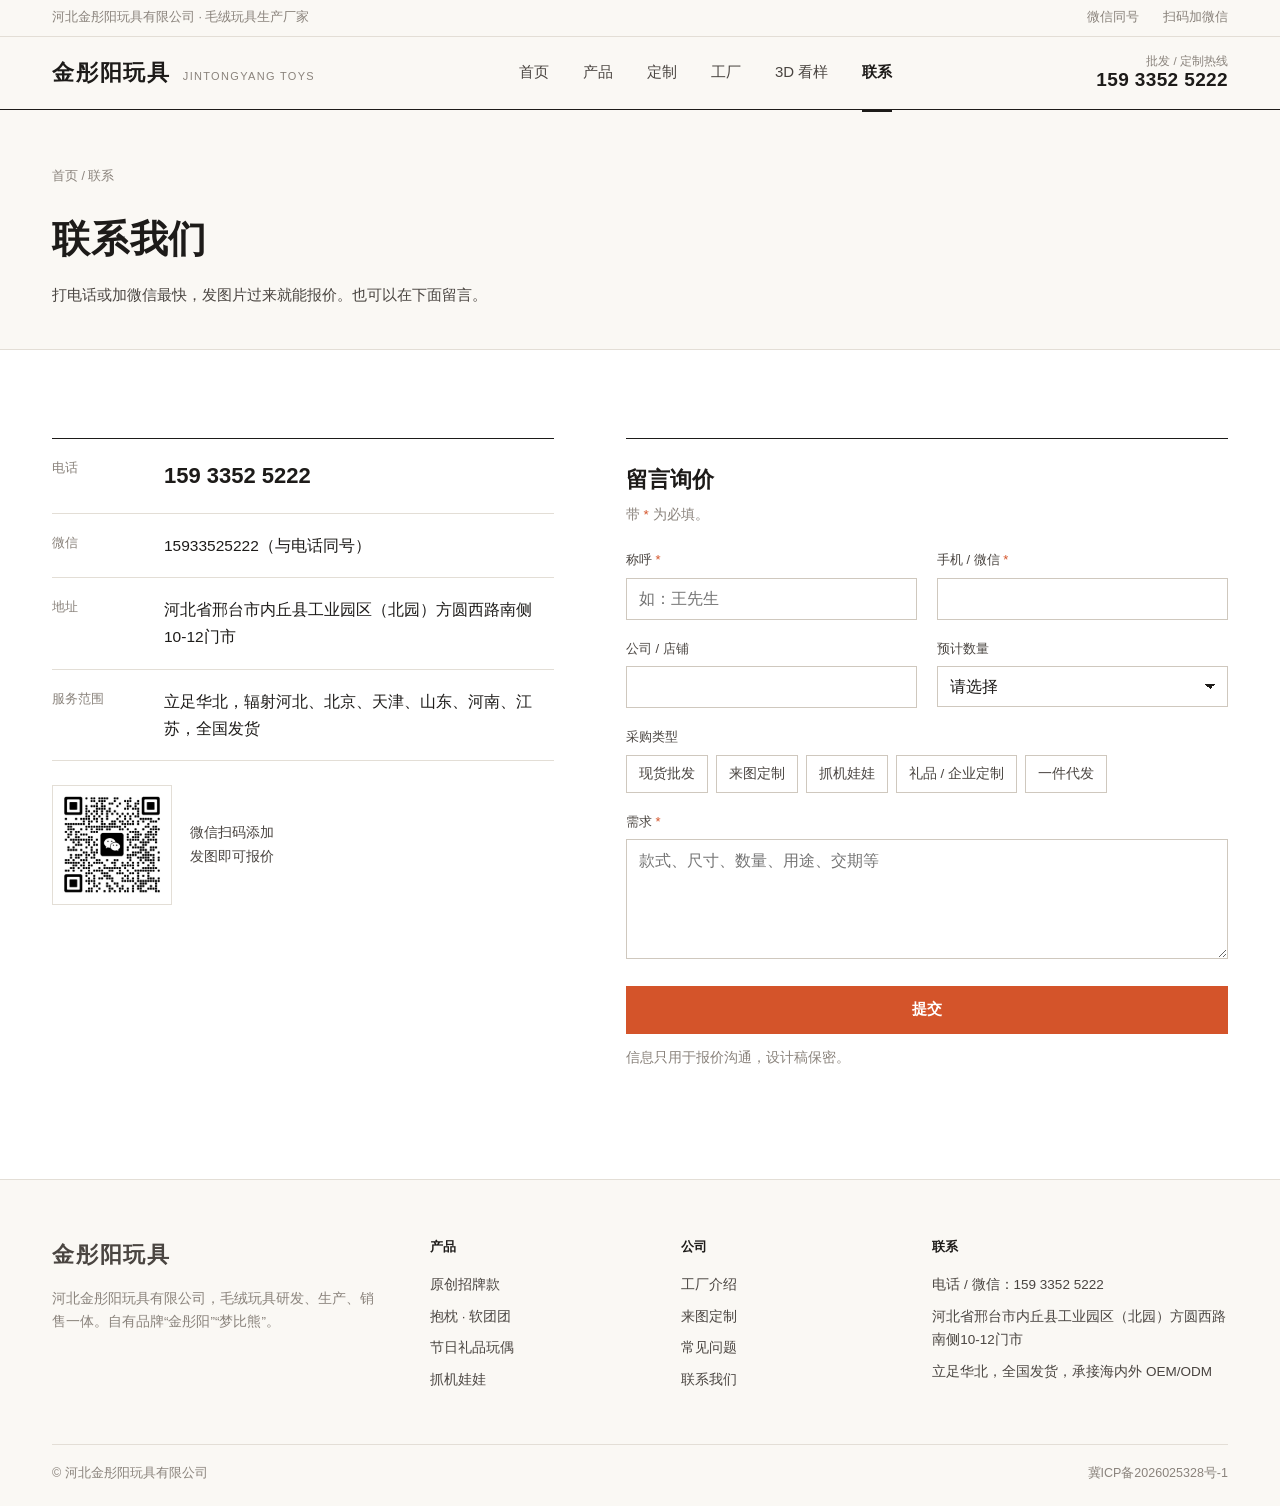
<file: contact.html>
<!doctype html>
<html lang="zh-CN">
<head>
<meta charset="utf-8">
<meta name="viewport" content="width=device-width, initial-scale=1, viewport-fit=cover">
<title>联系我们_金彤阳玩具_毛绒玩具厂家电话15933525222</title>
<meta name="description" content="联系河北金彤阳玩具有限公司：电话/微信 15933525222，地址：河北内丘工业园区（北园）方圆西路南侧10-12门市。">
<meta name="keywords" content="金彤阳,毛绒玩具厂家,毛绒公仔,抓机娃娃,毛绒玩具定制,OEM/ODM毛绒玩具,抱枕靠垫,节日礼品玩偶,毛绒吉祥物,一件代发">
<meta name="theme-color" content="#FAF8F4">
<meta name="format-detection" content="telephone=yes">
<link rel="canonical" href="https://jintongyang.com/contact.html">
<link rel="icon" href="assets/img/favicon.svg" type="image/svg+xml">
<link rel="stylesheet" href="assets/css/catalog.css">
</head>
<body>
<div class="top"><div class="wrap">
  <span>河北金彤阳玩具有限公司 · 毛绒玩具生产厂家</span>
  <span class="r"><span>微信同号</span><a href="#" data-wx>扫码加微信</a></span>
</div></div>
<header class="hd" id="nav"><div class="wrap">
  <a href="index.html" class="brand" aria-label="金彤阳玩具首页"><b>金彤阳玩具</b><span>JINTONGYANG TOYS</span></a>
  <nav class="nav" id="menu"><a href="index.html">首页</a><a href="products.html">产品</a><a href="index.html#custom">定制</a><a href="factory.html">工厂</a><a href="3d.html">3D 看样</a><a href="contact.html" class="on">联系</a></nav>
  <div class="hd-tel"><small>批发 / 定制热线</small><a href="tel:15933525222">159 3352 5222</a></div>
  <button class="burger" id="burger" aria-label="菜单"><span></span><span></span><span></span></button>
</div></header>
<main>
<section class="ph"><div class="wrap">
  <div class="crumb"><a href="index.html">首页</a> / 联系</div>
  <h1>联系我们</h1>
  <p>打电话或加微信最快，发图片过来就能报价。也可以在下面留言。</p>
</div></section>
<section class="sec white"><div class="wrap ct">
  <div class="info">
    <ul>
      <li><small>电话</small><a class="big" href="tel:15933525222">159 3352 5222</a></li>
      <li><small>微信</small><a href="#" data-wx>15933525222（与电话同号）</a></li>
      <li><small>地址</small><span>河北省邢台市内丘县工业园区（北园）方圆西路南侧10-12门市</span></li>
      <li><small>服务范围</small><span>立足华北，辐射河北、北京、天津、山东、河南、江苏，全国发货</span></li>
    </ul>
    <div class="qrrow"><img src="assets/img/wechat-qr.jpg" alt="微信二维码"><span>微信扫码添加<br>发图即可报价</span></div>
  </div>
  <form class="form" id="cnForm" novalidate>
    <h2>留言询价</h2>
    <p>带 <span style="color:var(--accent)">*</span> 为必填。</p>
    <div class="f2">
      <div class="fld"><label for="f-name">称呼 <i>*</i></label><input id="f-name" name="name" required placeholder="如：王先生"></div>
      <div class="fld"><label for="f-phone">手机 / 微信 <i>*</i></label><input id="f-phone" name="phone" type="tel" required></div>
      <div class="fld"><label for="f-company">公司 / 店铺</label><input id="f-company" name="company"></div>
      <div class="fld"><label for="f-qty">预计数量</label><select id="f-qty" name="quantity"><option value="">请选择</option><option>500 个以内</option><option>500 – 2000 个</option><option>2000 – 10000 个</option><option>10000 个以上</option><option>一件代发</option></select></div>
    </div>
    <div class="fld"><label>采购类型</label><div class="chk"><label><input type="checkbox" name="interest" value="现货批发"><span>现货批发</span></label><label><input type="checkbox" name="interest" value="来图定制"><span>来图定制</span></label><label><input type="checkbox" name="interest" value="抓机娃娃"><span>抓机娃娃</span></label><label><input type="checkbox" name="interest" value="礼品 / 企业定制"><span>礼品 / 企业定制</span></label><label><input type="checkbox" name="interest" value="一件代发"><span>一件代发</span></label></div></div>
    <div class="fld"><label for="f-msg">需求 <i>*</i></label><textarea id="f-msg" name="message" required placeholder="款式、尺寸、数量、用途、交期等"></textarea></div>
    <button class="btn btn-accent" type="submit">提交</button>
    <div class="form-ok" id="formOk">内容已整理并复制。请在打开的短信里发送，或粘贴到微信发给 15933525222。</div>
    <p class="form-note">信息只用于报价沟通，设计稿保密。</p>
  </form>
</div></section>
</main>
<footer class="ft"><div class="wrap">
  <div class="g">
    <div><a href="index.html" class="brand"><b>金彤阳玩具</b></a>
      <p class="about">河北金彤阳玩具有限公司，毛绒玩具研发、生产、销售一体。自有品牌“金彤阳”“梦比熊”。</p></div>
    <div><h5>产品</h5><ul><li><a href="products.html#signature">原创招牌款</a></li><li><a href="products.html#hug">抱枕 · 软团团</a></li><li><a href="products.html#gift">节日礼品玩偶</a></li><li><a href="products.html#claw">抓机娃娃</a></li></ul></div>
    <div><h5>公司</h5><ul><li><a href="factory.html">工厂介绍</a></li><li><a href="index.html#custom">来图定制</a></li><li><a href="index.html#faq">常见问题</a></li><li><a href="contact.html">联系我们</a></li></ul></div>
    <div><h5>联系</h5><ul><li>电话 / 微信：<a href="tel:15933525222">159 3352 5222</a></li><li>河北省邢台市内丘县工业园区（北园）方圆西路南侧10-12门市</li><li>立足华北，全国发货，承接海内外 OEM/ODM</li></ul></div>
  </div>
  <div class="bt"><span>© 河北金彤阳玩具有限公司</span><a href="https://beian.miit.gov.cn/" target="_blank" rel="noopener">冀ICP备2026025328号-1</a></div>
</div></footer>
<nav class="mbar" aria-label="快捷联系">
  <a href="tel:15933525222"><svg viewBox="0 0 24 24" fill="none" stroke="currentColor" stroke-width="1.8" stroke-linecap="round" stroke-linejoin="round"><path d="M5 4h4l2 5-2.5 1.5a11 11 0 0 0 5 5L15 13l5 2v4a2 2 0 0 1-2 2A16 16 0 0 1 3 6a2 2 0 0 1 2-2"/></svg>电话</a>
  <a href="#" data-wx><svg viewBox="0 0 24 24" fill="currentColor"><path d="M9 3.5C4.9 3.5 1.5 6.3 1.5 9.8c0 2 1.1 3.8 2.9 5l-.7 2.2 2.6-1.4c.9.3 1.8.4 2.7.4h.4a5.6 5.6 0 0 1-.2-1.5c0-3.4 3.2-6.1 7.2-6.1h.4C16.1 5.6 12.9 3.5 9 3.5zM6.6 8.6a.9.9 0 1 1 0-1.8.9.9 0 0 1 0 1.8zm4.8 0a.9.9 0 1 1 0-1.8.9.9 0 0 1 0 1.8zM22.5 14.5c0-2.9-2.9-5.2-6.3-5.2s-6.3 2.3-6.3 5.2 2.9 5.2 6.3 5.2c.7 0 1.4-.1 2.1-.3l2.1 1.1-.6-1.8c1.6-1 2.7-2.5 2.7-4.2zm-8.4-.8a.8.8 0 1 1 0-1.6.8.8 0 0 1 0 1.6zm4.3 0a.8.8 0 1 1 0-1.6.8.8 0 0 1 0 1.6z"/></svg>微信</a>
  <a href="contact.html" class="hot">在线询价</a>
</nav>
<div class="wx-modal" id="wxModal" role="dialog" aria-modal="true" aria-label="微信咨询">
  <div class="wx-card">
    <button class="wx-close" aria-label="关闭">×</button>
    <h3>微信咨询</h3>
    <p>长按或扫码识别二维码，也可复制微信号</p>
    <img src="assets/img/wechat-qr.jpg" alt="金彤阳玩具微信二维码">
    <div class="wx-id"><span>微信号 <b>15933525222</b></span><button type="button" data-copy="15933525222">复制</button></div>
  </div>
</div>
<script>window.SITE_CONTACT={tel:"15933525222"};</script>
<script src="assets/js/main.js"></script>
<script src="assets/js/cn.js"></script>
</body></html>
</file>
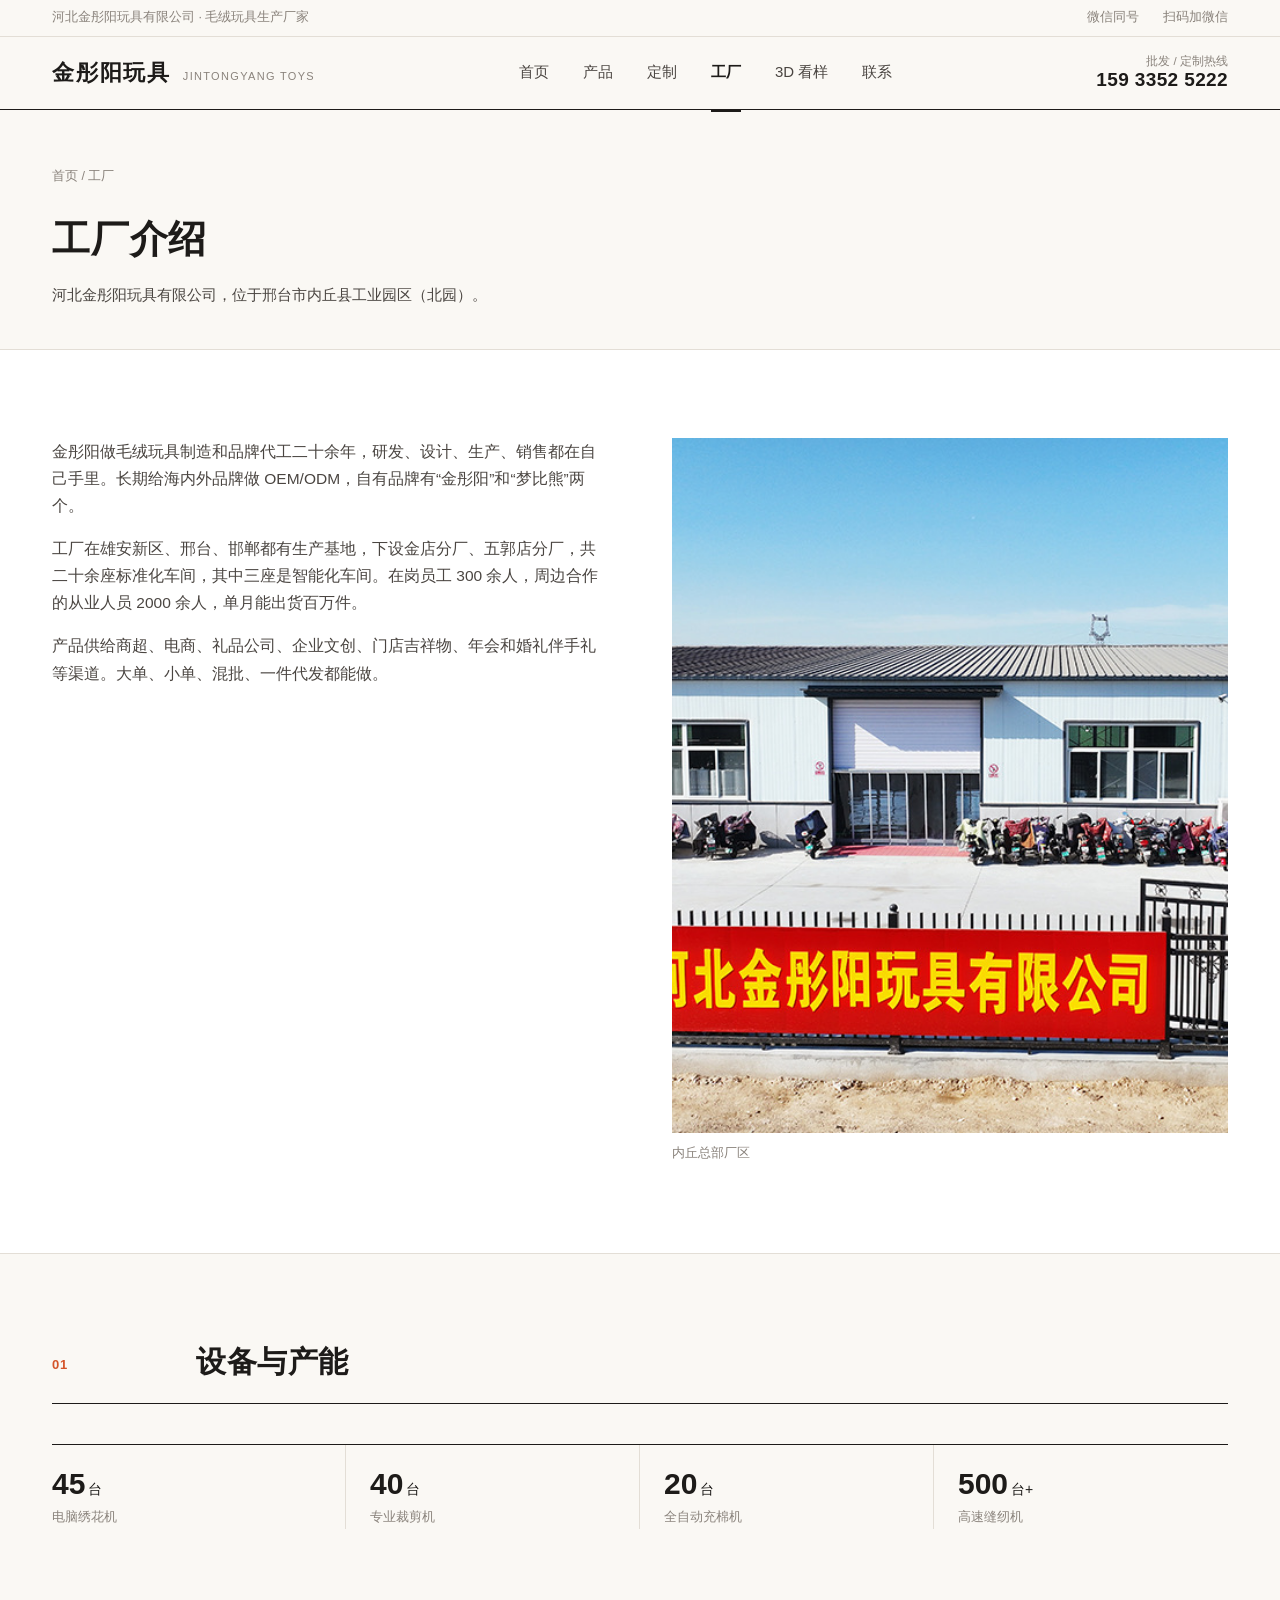
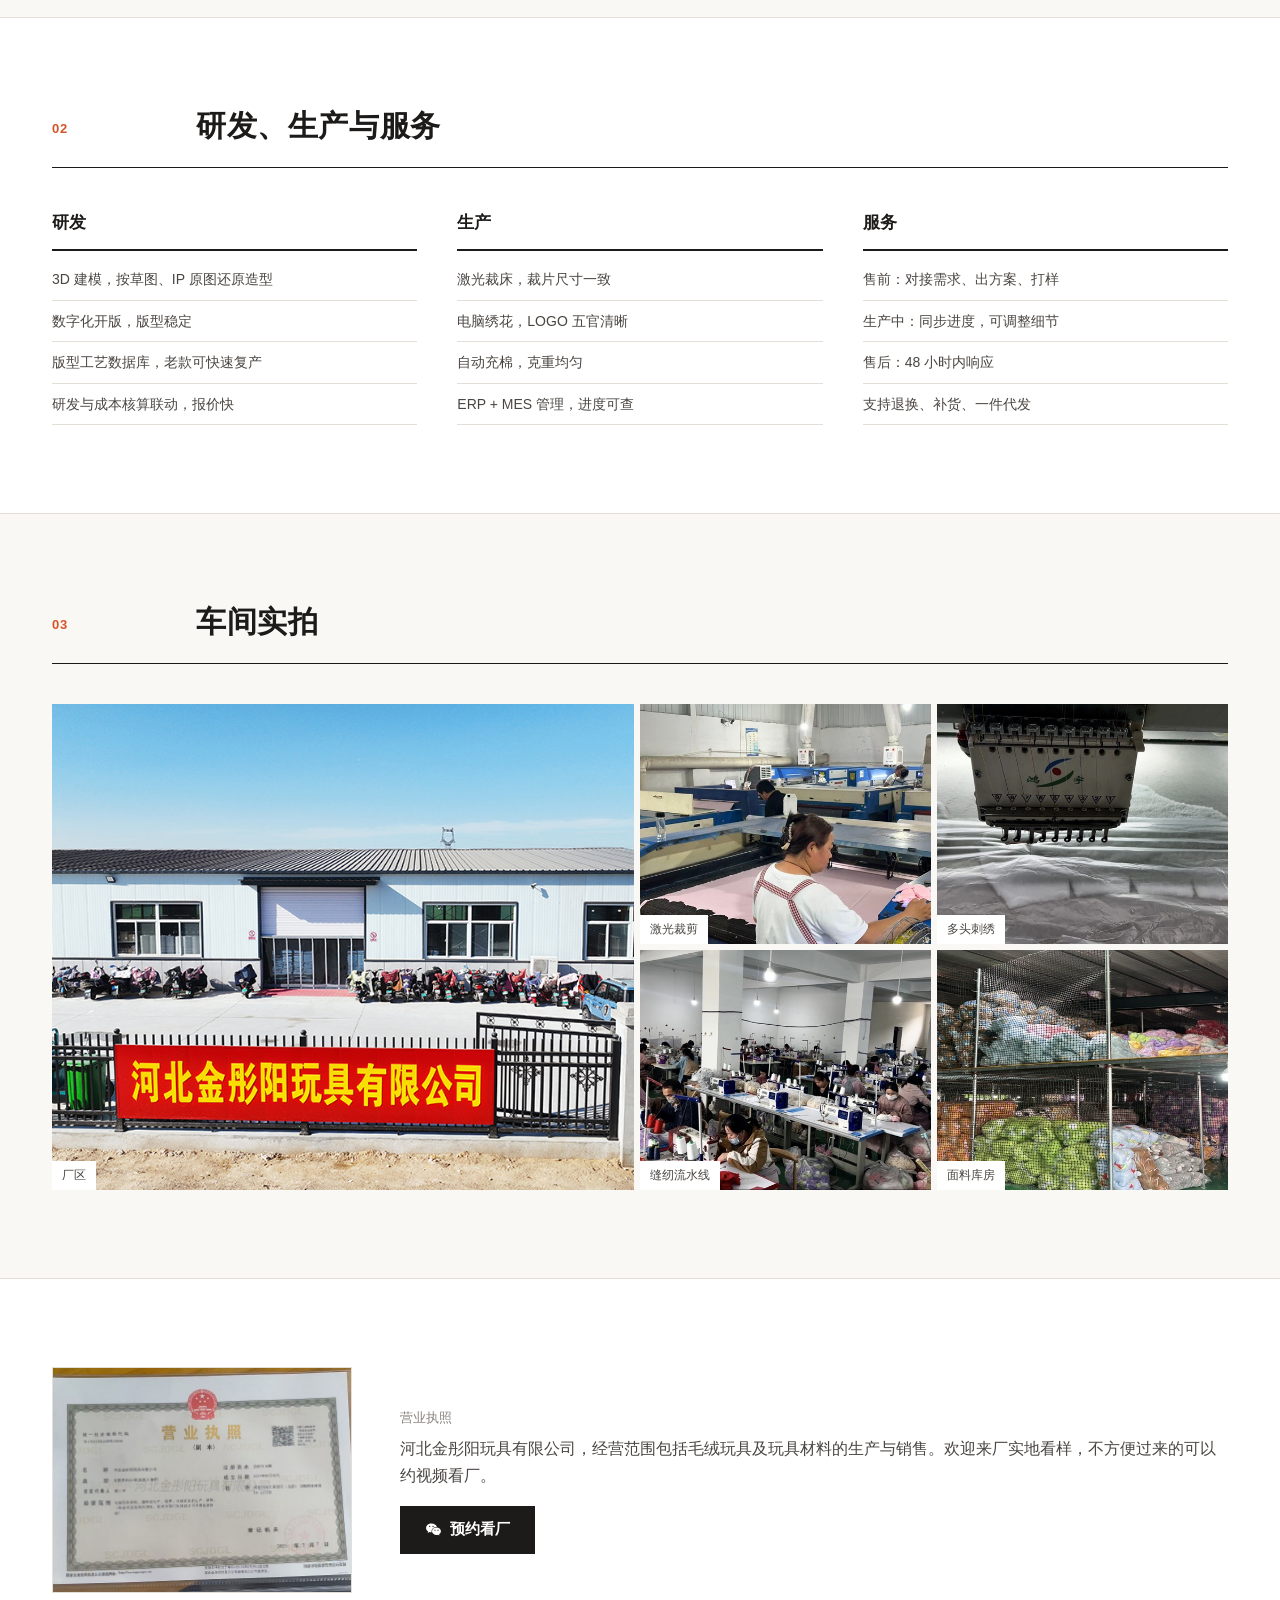
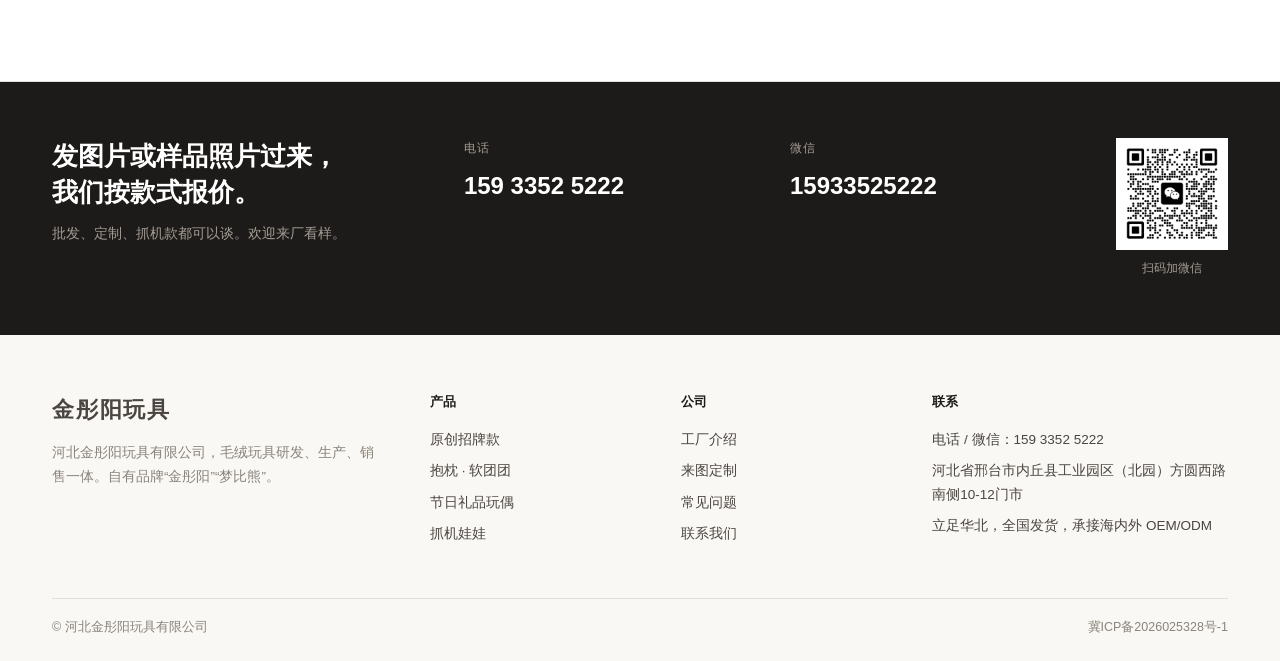
<file: factory.html>
<!doctype html>
<html lang="zh-CN">
<head>
<meta charset="utf-8">
<meta name="viewport" content="width=device-width, initial-scale=1, viewport-fit=cover">
<title>工厂介绍_河北金彤阳玩具有限公司_毛绒玩具生产厂家</title>
<meta name="description" content="河北金彤阳玩具有限公司位于邢台市内丘县工业园区，多基地布局，二十余座标准化车间，在岗员工300余人，单月出货量百万件。">
<meta name="keywords" content="金彤阳,毛绒玩具厂家,毛绒公仔,抓机娃娃,毛绒玩具定制,OEM/ODM毛绒玩具,抱枕靠垫,节日礼品玩偶,毛绒吉祥物,一件代发">
<meta name="theme-color" content="#FAF8F4">
<meta name="format-detection" content="telephone=yes">
<link rel="canonical" href="https://jintongyang.com/factory.html">
<link rel="icon" href="assets/img/favicon.svg" type="image/svg+xml">
<link rel="stylesheet" href="assets/css/catalog.css">
</head>
<body>
<div class="top"><div class="wrap">
  <span>河北金彤阳玩具有限公司 · 毛绒玩具生产厂家</span>
  <span class="r"><span>微信同号</span><a href="#" data-wx>扫码加微信</a></span>
</div></div>
<header class="hd" id="nav"><div class="wrap">
  <a href="index.html" class="brand" aria-label="金彤阳玩具首页"><b>金彤阳玩具</b><span>JINTONGYANG TOYS</span></a>
  <nav class="nav" id="menu"><a href="index.html">首页</a><a href="products.html">产品</a><a href="index.html#custom">定制</a><a href="factory.html" class="on">工厂</a><a href="3d.html">3D 看样</a><a href="contact.html">联系</a></nav>
  <div class="hd-tel"><small>批发 / 定制热线</small><a href="tel:15933525222">159 3352 5222</a></div>
  <button class="burger" id="burger" aria-label="菜单"><span></span><span></span><span></span></button>
</div></header>
<main>
<section class="ph"><div class="wrap">
  <div class="crumb"><a href="index.html">首页</a> / 工厂</div>
  <h1>工厂介绍</h1>
  <p>河北金彤阳玩具有限公司，位于邢台市内丘县工业园区（北园）。</p>
</div></section>

<section class="sec white"><div class="wrap split">
  <div class="prose">
    <p>金彤阳做毛绒玩具制造和品牌代工二十余年，研发、设计、生产、销售都在自己手里。长期给海内外品牌做 OEM/ODM，自有品牌有“金彤阳”和“梦比熊”两个。</p>
    <p>工厂在雄安新区、邢台、邯郸都有生产基地，下设金店分厂、五郭店分厂，共二十余座标准化车间，其中三座是智能化车间。在岗员工 300 余人，周边合作的从业人员 2000 余人，单月能出货百万件。</p>
    <p>产品供给商超、电商、礼品公司、企业文创、门店吉祥物、年会和婚礼伴手礼等渠道。大单、小单、混批、一件代发都能做。</p>
  </div>
  <figure><img src="assets/img/f/gate.jpg" alt="金彤阳玩具厂区" loading="lazy"><figcaption>内丘总部厂区</figcaption></figure>
</div></section>

<section class="sec"><div class="wrap">
  <div class="sec-hd"><span class="idx">01</span><div><h2>设备与产能</h2></div><span></span></div>
  <div class="equip" style="margin-top:0">
    <div><b>45<small>台</small></b><span>电脑绣花机</span></div>
    <div><b>40<small>台</small></b><span>专业裁剪机</span></div>
    <div><b>20<small>台</small></b><span>全自动充棉机</span></div>
    <div><b>500<small>台+</small></b><span>高速缝纫机</span></div>
  </div>
</div></section>

<section class="sec white"><div class="wrap">
  <div class="sec-hd"><span class="idx">02</span><div><h2>研发、生产与服务</h2></div><span></span></div>
  <div class="cols3">
    <div><h3>研发</h3><ul><li>3D 建模，按草图、IP 原图还原造型</li><li>数字化开版，版型稳定</li><li>版型工艺数据库，老款可快速复产</li><li>研发与成本核算联动，报价快</li></ul></div>
    <div><h3>生产</h3><ul><li>激光裁床，裁片尺寸一致</li><li>电脑绣花，LOGO 五官清晰</li><li>自动充棉，克重均匀</li><li>ERP + MES 管理，进度可查</li></ul></div>
    <div><h3>服务</h3><ul><li>售前：对接需求、出方案、打样</li><li>生产中：同步进度，可调整细节</li><li>售后：48 小时内响应</li><li>支持退换、补货、一件代发</li></ul></div>
  </div>
</div></section>

<section class="sec"><div class="wrap">
  <div class="sec-hd"><span class="idx">03</span><div><h2>车间实拍</h2></div><span></span></div>
  <div class="mosaic"><figure><img src="assets/img/f/gate.jpg" alt="金彤阳玩具 厂区" loading="lazy"><figcaption>厂区</figcaption></figure><figure><img src="assets/img/f/cutting.jpg" alt="金彤阳玩具 激光裁剪" loading="lazy"><figcaption>激光裁剪</figcaption></figure><figure><img src="assets/img/f/embroidery-2.jpg" alt="金彤阳玩具 多头刺绣" loading="lazy"><figcaption>多头刺绣</figcaption></figure><figure><img src="assets/img/f/sewing-2.jpg" alt="金彤阳玩具 缝纫流水线" loading="lazy"><figcaption>缝纫流水线</figcaption></figure><figure><img src="assets/img/f/warehouse.jpg" alt="金彤阳玩具 面料库房" loading="lazy"><figcaption>面料库房</figcaption></figure></div>
</div></section>

<section class="sec white"><div class="wrap lic">
  <img src="assets/img/f/license.jpg" alt="河北金彤阳玩具有限公司营业执照" loading="lazy">
  <div class="prose">
    <p style="font-size:13px;color:var(--mute);margin-bottom:6px">营业执照</p>
    <p>河北金彤阳玩具有限公司，经营范围包括毛绒玩具及玩具材料的生产与销售。欢迎来厂实地看样，不方便过来的可以约视频看厂。</p>
    <a class="btn btn-dark" href="#" data-wx><svg viewBox="0 0 24 24" fill="currentColor"><path d="M9 3.5C4.9 3.5 1.5 6.3 1.5 9.8c0 2 1.1 3.8 2.9 5l-.7 2.2 2.6-1.4c.9.3 1.8.4 2.7.4h.4a5.6 5.6 0 0 1-.2-1.5c0-3.4 3.2-6.1 7.2-6.1h.4C16.1 5.6 12.9 3.5 9 3.5zM6.6 8.6a.9.9 0 1 1 0-1.8.9.9 0 0 1 0 1.8zm4.8 0a.9.9 0 1 1 0-1.8.9.9 0 0 1 0 1.8zM22.5 14.5c0-2.9-2.9-5.2-6.3-5.2s-6.3 2.3-6.3 5.2 2.9 5.2 6.3 5.2c.7 0 1.4-.1 2.1-.3l2.1 1.1-.6-1.8c1.6-1 2.7-2.5 2.7-4.2zm-8.4-.8a.8.8 0 1 1 0-1.6.8.8 0 0 1 0 1.6zm4.3 0a.8.8 0 1 1 0-1.6.8.8 0 0 1 0 1.6z"/></svg>预约看厂</a>
  </div>
</div></section>
<section class="band"><div class="wrap">
  <div><h2>发图片或样品照片过来，<br>我们按款式报价。</h2><p>批发、定制、抓机款都可以谈。欢迎来厂看样。</p></div>
  <div><small>电话</small><a class="big" href="tel:15933525222">159 3352 5222</a></div>
  <div><small>微信</small><a class="big" href="#" data-wx>15933525222</a></div>
  <div><img class="qr" src="assets/img/wechat-qr.jpg" alt="金彤阳玩具微信二维码" loading="lazy"><span>扫码加微信</span></div>
</div></section>

</main>
<footer class="ft"><div class="wrap">
  <div class="g">
    <div><a href="index.html" class="brand"><b>金彤阳玩具</b></a>
      <p class="about">河北金彤阳玩具有限公司，毛绒玩具研发、生产、销售一体。自有品牌“金彤阳”“梦比熊”。</p></div>
    <div><h5>产品</h5><ul><li><a href="products.html#signature">原创招牌款</a></li><li><a href="products.html#hug">抱枕 · 软团团</a></li><li><a href="products.html#gift">节日礼品玩偶</a></li><li><a href="products.html#claw">抓机娃娃</a></li></ul></div>
    <div><h5>公司</h5><ul><li><a href="factory.html">工厂介绍</a></li><li><a href="index.html#custom">来图定制</a></li><li><a href="index.html#faq">常见问题</a></li><li><a href="contact.html">联系我们</a></li></ul></div>
    <div><h5>联系</h5><ul><li>电话 / 微信：<a href="tel:15933525222">159 3352 5222</a></li><li>河北省邢台市内丘县工业园区（北园）方圆西路南侧10-12门市</li><li>立足华北，全国发货，承接海内外 OEM/ODM</li></ul></div>
  </div>
  <div class="bt"><span>© 河北金彤阳玩具有限公司</span><a href="https://beian.miit.gov.cn/" target="_blank" rel="noopener">冀ICP备2026025328号-1</a></div>
</div></footer>
<nav class="mbar" aria-label="快捷联系">
  <a href="tel:15933525222"><svg viewBox="0 0 24 24" fill="none" stroke="currentColor" stroke-width="1.8" stroke-linecap="round" stroke-linejoin="round"><path d="M5 4h4l2 5-2.5 1.5a11 11 0 0 0 5 5L15 13l5 2v4a2 2 0 0 1-2 2A16 16 0 0 1 3 6a2 2 0 0 1 2-2"/></svg>电话</a>
  <a href="#" data-wx><svg viewBox="0 0 24 24" fill="currentColor"><path d="M9 3.5C4.9 3.5 1.5 6.3 1.5 9.8c0 2 1.1 3.8 2.9 5l-.7 2.2 2.6-1.4c.9.3 1.8.4 2.7.4h.4a5.6 5.6 0 0 1-.2-1.5c0-3.4 3.2-6.1 7.2-6.1h.4C16.1 5.6 12.9 3.5 9 3.5zM6.6 8.6a.9.9 0 1 1 0-1.8.9.9 0 0 1 0 1.8zm4.8 0a.9.9 0 1 1 0-1.8.9.9 0 0 1 0 1.8zM22.5 14.5c0-2.9-2.9-5.2-6.3-5.2s-6.3 2.3-6.3 5.2 2.9 5.2 6.3 5.2c.7 0 1.4-.1 2.1-.3l2.1 1.1-.6-1.8c1.6-1 2.7-2.5 2.7-4.2zm-8.4-.8a.8.8 0 1 1 0-1.6.8.8 0 0 1 0 1.6zm4.3 0a.8.8 0 1 1 0-1.6.8.8 0 0 1 0 1.6z"/></svg>微信</a>
  <a href="contact.html" class="hot">在线询价</a>
</nav>
<div class="wx-modal" id="wxModal" role="dialog" aria-modal="true" aria-label="微信咨询">
  <div class="wx-card">
    <button class="wx-close" aria-label="关闭">×</button>
    <h3>微信咨询</h3>
    <p>长按或扫码识别二维码，也可复制微信号</p>
    <img src="assets/img/wechat-qr.jpg" alt="金彤阳玩具微信二维码">
    <div class="wx-id"><span>微信号 <b>15933525222</b></span><button type="button" data-copy="15933525222">复制</button></div>
  </div>
</div>
<script>window.SITE_CONTACT={tel:"15933525222"};</script>
<script src="assets/js/main.js"></script>
<script src="assets/js/cn.js"></script>
</body></html>
</file>
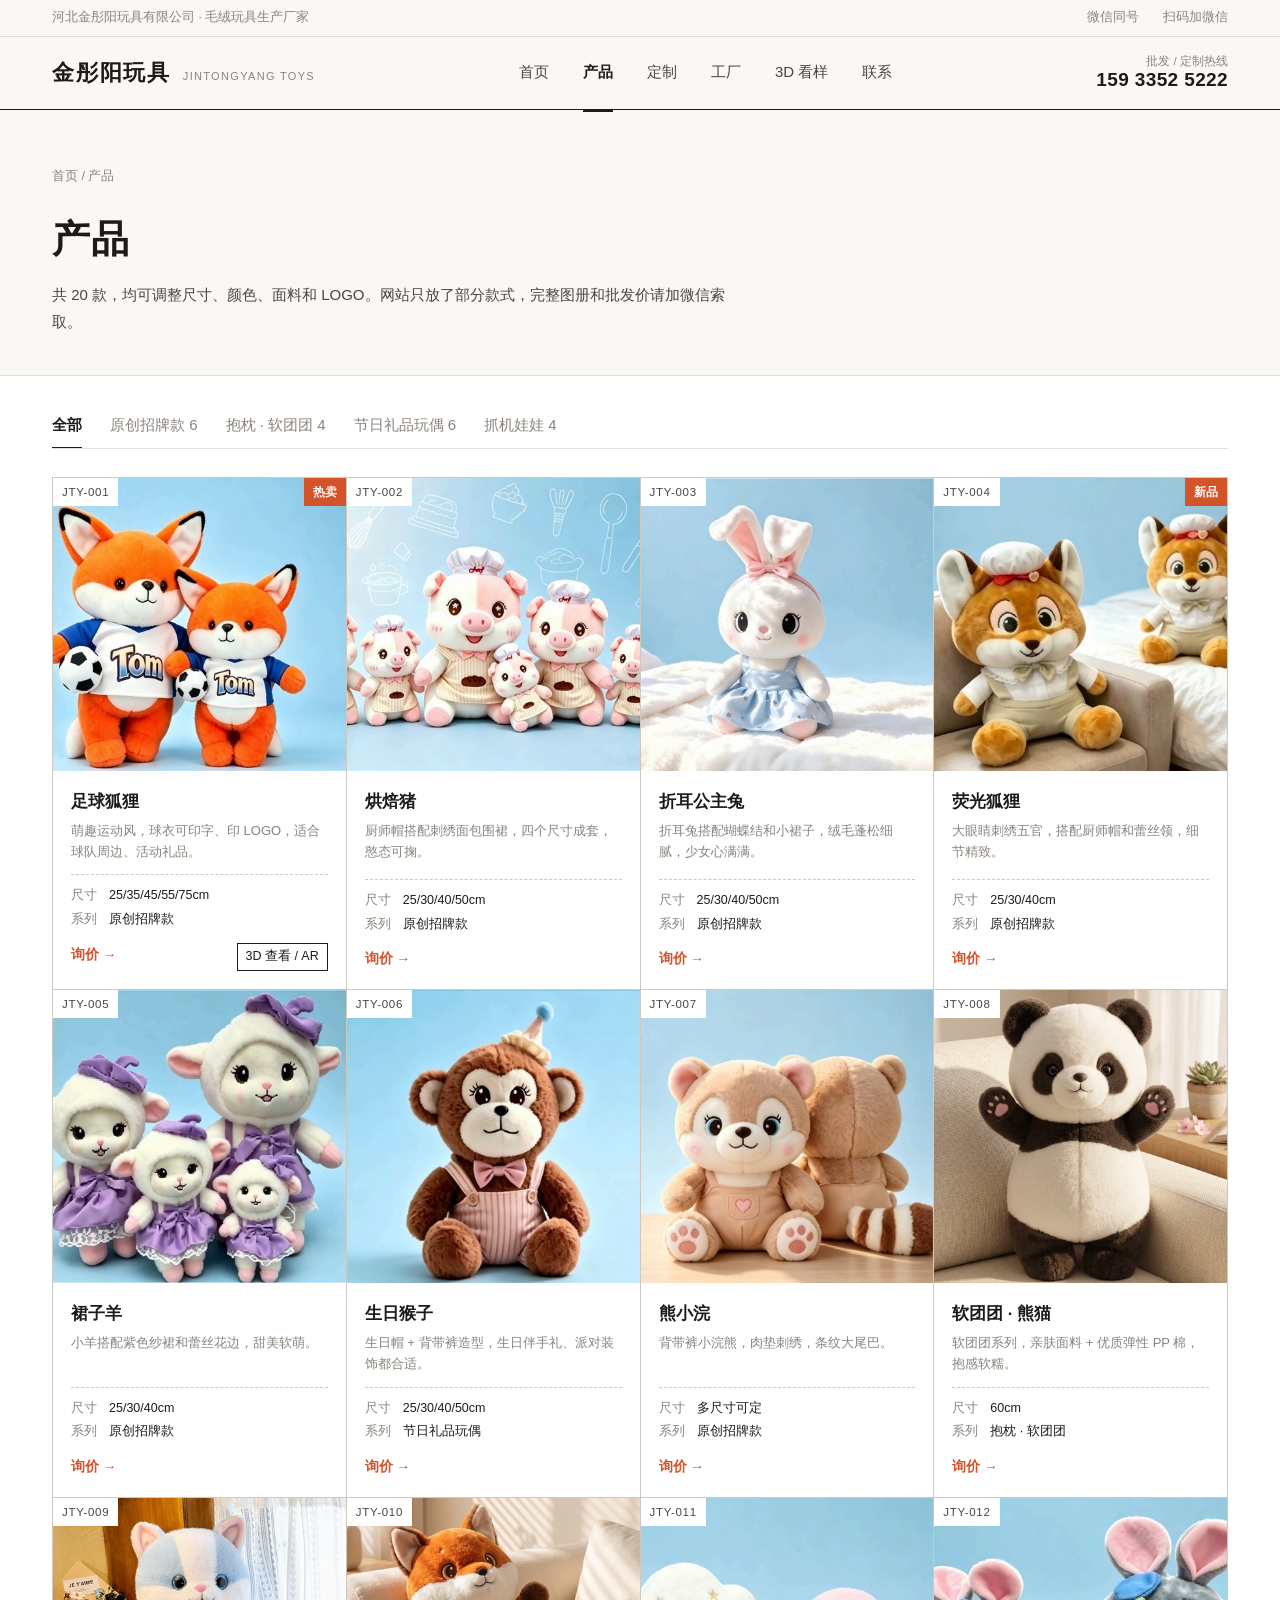
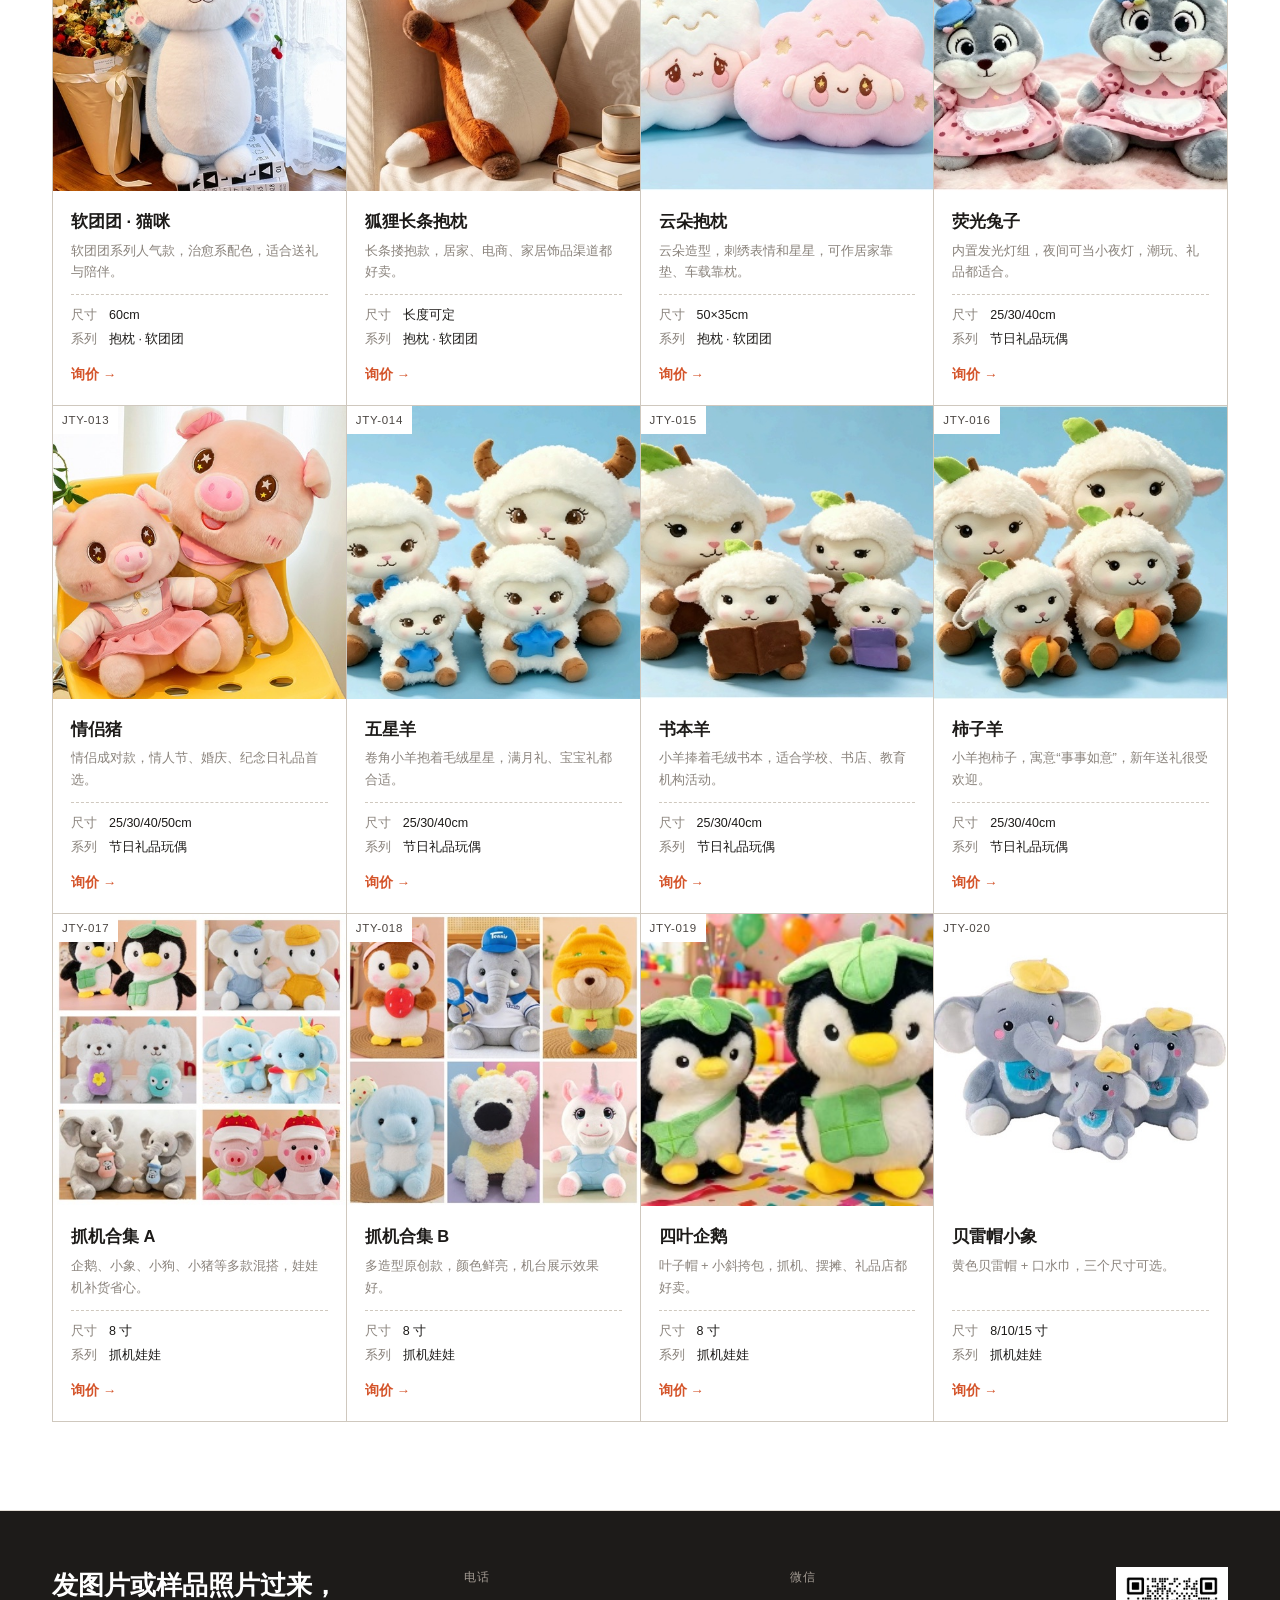
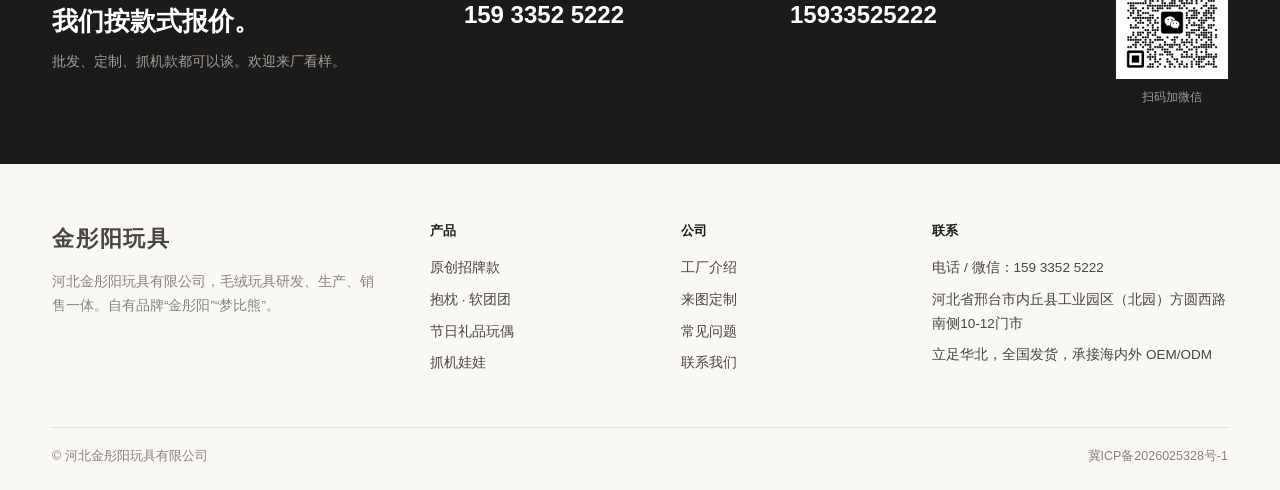
<file: products.html>
<!doctype html>
<html lang="zh-CN">
<head>
<meta charset="utf-8">
<meta name="viewport" content="width=device-width, initial-scale=1, viewport-fit=cover">
<title>产品中心_毛绒公仔/抓机娃娃/抱枕靠垫/礼品玩偶_金彤阳玩具</title>
<meta name="description" content="金彤阳玩具产品中心：原创毛绒公仔、软团团抱枕、节日礼品玩偶、八寸抓机娃娃等，支持定制尺寸、颜色、LOGO，现货批发、一件代发。">
<meta name="keywords" content="金彤阳,毛绒玩具厂家,毛绒公仔,抓机娃娃,毛绒玩具定制,OEM/ODM毛绒玩具,抱枕靠垫,节日礼品玩偶,毛绒吉祥物,一件代发">
<meta name="theme-color" content="#FAF8F4">
<meta name="format-detection" content="telephone=yes">
<link rel="canonical" href="https://jintongyang.com/products.html">
<link rel="icon" href="assets/img/favicon.svg" type="image/svg+xml">
<link rel="stylesheet" href="assets/css/catalog.css">
</head>
<body>
<div class="top"><div class="wrap">
  <span>河北金彤阳玩具有限公司 · 毛绒玩具生产厂家</span>
  <span class="r"><span>微信同号</span><a href="#" data-wx>扫码加微信</a></span>
</div></div>
<header class="hd" id="nav"><div class="wrap">
  <a href="index.html" class="brand" aria-label="金彤阳玩具首页"><b>金彤阳玩具</b><span>JINTONGYANG TOYS</span></a>
  <nav class="nav" id="menu"><a href="index.html">首页</a><a href="products.html" class="on">产品</a><a href="index.html#custom">定制</a><a href="factory.html">工厂</a><a href="3d.html">3D 看样</a><a href="contact.html">联系</a></nav>
  <div class="hd-tel"><small>批发 / 定制热线</small><a href="tel:15933525222">159 3352 5222</a></div>
  <button class="burger" id="burger" aria-label="菜单"><span></span><span></span><span></span></button>
</div></header>
<main>
<section class="ph"><div class="wrap">
  <div class="crumb"><a href="index.html">首页</a> / 产品</div>
  <h1>产品</h1>
  <p>共 20 款，均可调整尺寸、颜色、面料和 LOGO。网站只放了部分款式，完整图册和批发价请加微信索取。</p>
</div></section>
<section class="sec white" style="padding-top:28px"><div class="wrap">
  <div class="tabs" id="filters"><button class="on" data-f="all">全部</button><button data-f="signature">原创招牌款<span class="num"> 6</span></button><button data-f="hug">抱枕 · 软团团<span class="num"> 4</span></button><button data-f="gift">节日礼品玩偶<span class="num"> 6</span></button><button data-f="claw">抓机娃娃<span class="num"> 4</span></button></div>
  <div class="catalog" id="grid"><article class="item product" data-cat="signature">
  <a class="im" href="contact.html?product=足球狐狸"><img src="assets/img/p/football-fox.jpg" alt="足球狐狸 毛绒玩具" loading="lazy"><img class="alt" src="assets/img/p/football-fox-2.jpg" alt="足球狐狸实拍" loading="lazy"><span class="code">JTY-001</span><span class="flag">热卖</span></a>
  <div class="bd">
    <h3>足球狐狸</h3>
    <p>萌趣运动风，球衣可印字、印 LOGO，适合球队周边、活动礼品。</p>
    <dl><dt>尺寸</dt><dd>25/35/45/55/75cm</dd><dt>系列</dt><dd>原创招牌款</dd></dl>
    <div class="qs"><a class="q" href="contact.html?product=足球狐狸">询价 →</a><a class="q3d" href="3d.html">3D 查看 / AR</a></div>
  </div>
</article><article class="item product" data-cat="signature">
  <a class="im" href="contact.html?product=烘焙猪"><img src="assets/img/p/baker-piggy.jpg" alt="烘焙猪 毛绒玩具" loading="lazy"><img class="alt" src="assets/img/p/baker-piggy-2.jpg" alt="烘焙猪实拍" loading="lazy"><span class="code">JTY-002</span></a>
  <div class="bd">
    <h3>烘焙猪</h3>
    <p>厨师帽搭配刺绣面包围裙，四个尺寸成套，憨态可掬。</p>
    <dl><dt>尺寸</dt><dd>25/30/40/50cm</dd><dt>系列</dt><dd>原创招牌款</dd></dl>
    <div class="qs"><a class="q" href="contact.html?product=烘焙猪">询价 →</a></div>
  </div>
</article><article class="item product" data-cat="signature">
  <a class="im" href="contact.html?product=折耳公主兔"><img src="assets/img/p/princess-bunny.jpg" alt="折耳公主兔 毛绒玩具" loading="lazy"><span class="code">JTY-003</span></a>
  <div class="bd">
    <h3>折耳公主兔</h3>
    <p>折耳兔搭配蝴蝶结和小裙子，绒毛蓬松细腻，少女心满满。</p>
    <dl><dt>尺寸</dt><dd>25/30/40/50cm</dd><dt>系列</dt><dd>原创招牌款</dd></dl>
    <div class="qs"><a class="q" href="contact.html?product=折耳公主兔">询价 →</a></div>
  </div>
</article><article class="item product" data-cat="signature">
  <a class="im" href="contact.html?product=荧光狐狸"><img src="assets/img/p/chef-fox.jpg" alt="荧光狐狸 毛绒玩具" loading="lazy"><span class="code">JTY-004</span><span class="flag">新品</span></a>
  <div class="bd">
    <h3>荧光狐狸</h3>
    <p>大眼睛刺绣五官，搭配厨师帽和蕾丝领，细节精致。</p>
    <dl><dt>尺寸</dt><dd>25/30/40cm</dd><dt>系列</dt><dd>原创招牌款</dd></dl>
    <div class="qs"><a class="q" href="contact.html?product=荧光狐狸">询价 →</a></div>
  </div>
</article><article class="item product" data-cat="signature">
  <a class="im" href="contact.html?product=裙子羊"><img src="assets/img/p/ballerina-lamb.jpg" alt="裙子羊 毛绒玩具" loading="lazy"><span class="code">JTY-005</span></a>
  <div class="bd">
    <h3>裙子羊</h3>
    <p>小羊搭配紫色纱裙和蕾丝花边，甜美软萌。</p>
    <dl><dt>尺寸</dt><dd>25/30/40cm</dd><dt>系列</dt><dd>原创招牌款</dd></dl>
    <div class="qs"><a class="q" href="contact.html?product=裙子羊">询价 →</a></div>
  </div>
</article><article class="item product" data-cat="gift">
  <a class="im" href="contact.html?product=生日猴子"><img src="assets/img/p/birthday-monkey.jpg" alt="生日猴子 毛绒玩具" loading="lazy"><span class="code">JTY-006</span></a>
  <div class="bd">
    <h3>生日猴子</h3>
    <p>生日帽 + 背带裤造型，生日伴手礼、派对装饰都合适。</p>
    <dl><dt>尺寸</dt><dd>25/30/40/50cm</dd><dt>系列</dt><dd>节日礼品玩偶</dd></dl>
    <div class="qs"><a class="q" href="contact.html?product=生日猴子">询价 →</a></div>
  </div>
</article><article class="item product" data-cat="signature">
  <a class="im" href="contact.html?product=熊小浣"><img src="assets/img/p/raccoon-buddy.jpg" alt="熊小浣 毛绒玩具" loading="lazy"><span class="code">JTY-007</span></a>
  <div class="bd">
    <h3>熊小浣</h3>
    <p>背带裤小浣熊，肉垫刺绣，条纹大尾巴。</p>
    <dl><dt>尺寸</dt><dd>多尺寸可定</dd><dt>系列</dt><dd>原创招牌款</dd></dl>
    <div class="qs"><a class="q" href="contact.html?product=熊小浣">询价 →</a></div>
  </div>
</article><article class="item product" data-cat="hug">
  <a class="im" href="contact.html?product=软团团 · 熊猫"><img src="assets/img/p/squishy-panda.jpg" alt="软团团 · 熊猫 毛绒玩具" loading="lazy"><span class="code">JTY-008</span></a>
  <div class="bd">
    <h3>软团团 · 熊猫</h3>
    <p>软团团系列，亲肤面料 + 优质弹性 PP 棉，抱感软糯。</p>
    <dl><dt>尺寸</dt><dd>60cm</dd><dt>系列</dt><dd>抱枕 · 软团团</dd></dl>
    <div class="qs"><a class="q" href="contact.html?product=软团团 · 熊猫">询价 →</a></div>
  </div>
</article><article class="item product" data-cat="hug">
  <a class="im" href="contact.html?product=软团团 · 猫咪"><img src="assets/img/p/squishy-kitty.jpg" alt="软团团 · 猫咪 毛绒玩具" loading="lazy"><span class="code">JTY-009</span></a>
  <div class="bd">
    <h3>软团团 · 猫咪</h3>
    <p>软团团系列人气款，治愈系配色，适合送礼与陪伴。</p>
    <dl><dt>尺寸</dt><dd>60cm</dd><dt>系列</dt><dd>抱枕 · 软团团</dd></dl>
    <div class="qs"><a class="q" href="contact.html?product=软团团 · 猫咪">询价 →</a></div>
  </div>
</article><article class="item product" data-cat="hug">
  <a class="im" href="contact.html?product=狐狸长条抱枕"><img src="assets/img/p/long-fox.jpg" alt="狐狸长条抱枕 毛绒玩具" loading="lazy"><span class="code">JTY-010</span></a>
  <div class="bd">
    <h3>狐狸长条抱枕</h3>
    <p>长条搂抱款，居家、电商、家居饰品渠道都好卖。</p>
    <dl><dt>尺寸</dt><dd>长度可定</dd><dt>系列</dt><dd>抱枕 · 软团团</dd></dl>
    <div class="qs"><a class="q" href="contact.html?product=狐狸长条抱枕">询价 →</a></div>
  </div>
</article><article class="item product" data-cat="hug">
  <a class="im" href="contact.html?product=云朵抱枕"><img src="assets/img/p/cloud-cushion.jpg" alt="云朵抱枕 毛绒玩具" loading="lazy"><img class="alt" src="assets/img/p/cloud-cushion-2.jpg" alt="云朵抱枕实拍" loading="lazy"><span class="code">JTY-011</span></a>
  <div class="bd">
    <h3>云朵抱枕</h3>
    <p>云朵造型，刺绣表情和星星，可作居家靠垫、车载靠枕。</p>
    <dl><dt>尺寸</dt><dd>50×35cm</dd><dt>系列</dt><dd>抱枕 · 软团团</dd></dl>
    <div class="qs"><a class="q" href="contact.html?product=云朵抱枕">询价 →</a></div>
  </div>
</article><article class="item product" data-cat="gift">
  <a class="im" href="contact.html?product=荧光兔子"><img src="assets/img/p/glow-bunny.jpg" alt="荧光兔子 毛绒玩具" loading="lazy"><span class="code">JTY-012</span></a>
  <div class="bd">
    <h3>荧光兔子</h3>
    <p>内置发光灯组，夜间可当小夜灯，潮玩、礼品都适合。</p>
    <dl><dt>尺寸</dt><dd>25/30/40cm</dd><dt>系列</dt><dd>节日礼品玩偶</dd></dl>
    <div class="qs"><a class="q" href="contact.html?product=荧光兔子">询价 →</a></div>
  </div>
</article><article class="item product" data-cat="gift">
  <a class="im" href="contact.html?product=情侣猪"><img src="assets/img/p/sweetheart-piggies.jpg" alt="情侣猪 毛绒玩具" loading="lazy"><span class="code">JTY-013</span></a>
  <div class="bd">
    <h3>情侣猪</h3>
    <p>情侣成对款，情人节、婚庆、纪念日礼品首选。</p>
    <dl><dt>尺寸</dt><dd>25/30/40/50cm</dd><dt>系列</dt><dd>节日礼品玩偶</dd></dl>
    <div class="qs"><a class="q" href="contact.html?product=情侣猪">询价 →</a></div>
  </div>
</article><article class="item product" data-cat="gift">
  <a class="im" href="contact.html?product=五星羊"><img src="assets/img/p/star-lamb.jpg" alt="五星羊 毛绒玩具" loading="lazy"><span class="code">JTY-014</span></a>
  <div class="bd">
    <h3>五星羊</h3>
    <p>卷角小羊抱着毛绒星星，满月礼、宝宝礼都合适。</p>
    <dl><dt>尺寸</dt><dd>25/30/40cm</dd><dt>系列</dt><dd>节日礼品玩偶</dd></dl>
    <div class="qs"><a class="q" href="contact.html?product=五星羊">询价 →</a></div>
  </div>
</article><article class="item product" data-cat="gift">
  <a class="im" href="contact.html?product=书本羊"><img src="assets/img/p/bookworm-lamb.jpg" alt="书本羊 毛绒玩具" loading="lazy"><span class="code">JTY-015</span></a>
  <div class="bd">
    <h3>书本羊</h3>
    <p>小羊捧着毛绒书本，适合学校、书店、教育机构活动。</p>
    <dl><dt>尺寸</dt><dd>25/30/40cm</dd><dt>系列</dt><dd>节日礼品玩偶</dd></dl>
    <div class="qs"><a class="q" href="contact.html?product=书本羊">询价 →</a></div>
  </div>
</article><article class="item product" data-cat="gift">
  <a class="im" href="contact.html?product=柿子羊"><img src="assets/img/p/orange-lamb.jpg" alt="柿子羊 毛绒玩具" loading="lazy"><span class="code">JTY-016</span></a>
  <div class="bd">
    <h3>柿子羊</h3>
    <p>小羊抱柿子，寓意“事事如意”，新年送礼很受欢迎。</p>
    <dl><dt>尺寸</dt><dd>25/30/40cm</dd><dt>系列</dt><dd>节日礼品玩偶</dd></dl>
    <div class="qs"><a class="q" href="contact.html?product=柿子羊">询价 →</a></div>
  </div>
</article><article class="item product" data-cat="claw">
  <a class="im" href="contact.html?product=抓机合集 A"><img src="assets/img/p/claw-mix-1.jpg" alt="抓机合集 A 毛绒玩具" loading="lazy"><span class="code">JTY-017</span></a>
  <div class="bd">
    <h3>抓机合集 A</h3>
    <p>企鹅、小象、小狗、小猪等多款混搭，娃娃机补货省心。</p>
    <dl><dt>尺寸</dt><dd>8 寸</dd><dt>系列</dt><dd>抓机娃娃</dd></dl>
    <div class="qs"><a class="q" href="contact.html?product=抓机合集 A">询价 →</a></div>
  </div>
</article><article class="item product" data-cat="claw">
  <a class="im" href="contact.html?product=抓机合集 B"><img src="assets/img/p/claw-mix-2.jpg" alt="抓机合集 B 毛绒玩具" loading="lazy"><span class="code">JTY-018</span></a>
  <div class="bd">
    <h3>抓机合集 B</h3>
    <p>多造型原创款，颜色鲜亮，机台展示效果好。</p>
    <dl><dt>尺寸</dt><dd>8 寸</dd><dt>系列</dt><dd>抓机娃娃</dd></dl>
    <div class="qs"><a class="q" href="contact.html?product=抓机合集 B">询价 →</a></div>
  </div>
</article><article class="item product" data-cat="claw">
  <a class="im" href="contact.html?product=四叶企鹅"><img src="assets/img/p/leaf-penguin.jpg" alt="四叶企鹅 毛绒玩具" loading="lazy"><span class="code">JTY-019</span></a>
  <div class="bd">
    <h3>四叶企鹅</h3>
    <p>叶子帽 + 小斜挎包，抓机、摆摊、礼品店都好卖。</p>
    <dl><dt>尺寸</dt><dd>8 寸</dd><dt>系列</dt><dd>抓机娃娃</dd></dl>
    <div class="qs"><a class="q" href="contact.html?product=四叶企鹅">询价 →</a></div>
  </div>
</article><article class="item product" data-cat="claw">
  <a class="im" href="contact.html?product=贝雷帽小象"><img src="assets/img/p/elephant-family.jpg" alt="贝雷帽小象 毛绒玩具" loading="lazy"><span class="code">JTY-020</span></a>
  <div class="bd">
    <h3>贝雷帽小象</h3>
    <p>黄色贝雷帽 + 口水巾，三个尺寸可选。</p>
    <dl><dt>尺寸</dt><dd>8/10/15 寸</dd><dt>系列</dt><dd>抓机娃娃</dd></dl>
    <div class="qs"><a class="q" href="contact.html?product=贝雷帽小象">询价 →</a></div>
  </div>
</article></div>
</div></section>
<section class="band"><div class="wrap">
  <div><h2>发图片或样品照片过来，<br>我们按款式报价。</h2><p>批发、定制、抓机款都可以谈。欢迎来厂看样。</p></div>
  <div><small>电话</small><a class="big" href="tel:15933525222">159 3352 5222</a></div>
  <div><small>微信</small><a class="big" href="#" data-wx>15933525222</a></div>
  <div><img class="qr" src="assets/img/wechat-qr.jpg" alt="金彤阳玩具微信二维码" loading="lazy"><span>扫码加微信</span></div>
</div></section>

</main>
<footer class="ft"><div class="wrap">
  <div class="g">
    <div><a href="index.html" class="brand"><b>金彤阳玩具</b></a>
      <p class="about">河北金彤阳玩具有限公司，毛绒玩具研发、生产、销售一体。自有品牌“金彤阳”“梦比熊”。</p></div>
    <div><h5>产品</h5><ul><li><a href="products.html#signature">原创招牌款</a></li><li><a href="products.html#hug">抱枕 · 软团团</a></li><li><a href="products.html#gift">节日礼品玩偶</a></li><li><a href="products.html#claw">抓机娃娃</a></li></ul></div>
    <div><h5>公司</h5><ul><li><a href="factory.html">工厂介绍</a></li><li><a href="index.html#custom">来图定制</a></li><li><a href="index.html#faq">常见问题</a></li><li><a href="contact.html">联系我们</a></li></ul></div>
    <div><h5>联系</h5><ul><li>电话 / 微信：<a href="tel:15933525222">159 3352 5222</a></li><li>河北省邢台市内丘县工业园区（北园）方圆西路南侧10-12门市</li><li>立足华北，全国发货，承接海内外 OEM/ODM</li></ul></div>
  </div>
  <div class="bt"><span>© 河北金彤阳玩具有限公司</span><a href="https://beian.miit.gov.cn/" target="_blank" rel="noopener">冀ICP备2026025328号-1</a></div>
</div></footer>
<nav class="mbar" aria-label="快捷联系">
  <a href="tel:15933525222"><svg viewBox="0 0 24 24" fill="none" stroke="currentColor" stroke-width="1.8" stroke-linecap="round" stroke-linejoin="round"><path d="M5 4h4l2 5-2.5 1.5a11 11 0 0 0 5 5L15 13l5 2v4a2 2 0 0 1-2 2A16 16 0 0 1 3 6a2 2 0 0 1 2-2"/></svg>电话</a>
  <a href="#" data-wx><svg viewBox="0 0 24 24" fill="currentColor"><path d="M9 3.5C4.9 3.5 1.5 6.3 1.5 9.8c0 2 1.1 3.8 2.9 5l-.7 2.2 2.6-1.4c.9.3 1.8.4 2.7.4h.4a5.6 5.6 0 0 1-.2-1.5c0-3.4 3.2-6.1 7.2-6.1h.4C16.1 5.6 12.9 3.5 9 3.5zM6.6 8.6a.9.9 0 1 1 0-1.8.9.9 0 0 1 0 1.8zm4.8 0a.9.9 0 1 1 0-1.8.9.9 0 0 1 0 1.8zM22.5 14.5c0-2.9-2.9-5.2-6.3-5.2s-6.3 2.3-6.3 5.2 2.9 5.2 6.3 5.2c.7 0 1.4-.1 2.1-.3l2.1 1.1-.6-1.8c1.6-1 2.7-2.5 2.7-4.2zm-8.4-.8a.8.8 0 1 1 0-1.6.8.8 0 0 1 0 1.6zm4.3 0a.8.8 0 1 1 0-1.6.8.8 0 0 1 0 1.6z"/></svg>微信</a>
  <a href="contact.html" class="hot">在线询价</a>
</nav>
<div class="wx-modal" id="wxModal" role="dialog" aria-modal="true" aria-label="微信咨询">
  <div class="wx-card">
    <button class="wx-close" aria-label="关闭">×</button>
    <h3>微信咨询</h3>
    <p>长按或扫码识别二维码，也可复制微信号</p>
    <img src="assets/img/wechat-qr.jpg" alt="金彤阳玩具微信二维码">
    <div class="wx-id"><span>微信号 <b>15933525222</b></span><button type="button" data-copy="15933525222">复制</button></div>
  </div>
</div>
<script>window.SITE_CONTACT={tel:"15933525222"};</script>
<script src="assets/js/main.js"></script>
<script src="assets/js/cn.js"></script>
</body></html>
</file>
<file: assets/css/catalog.css>
/* 金彤阳玩具 · 国内站 —— 产品图册风格 */
:root{
  --paper:#FAF8F4;
  --white:#FFFFFF;
  --ink:#1D1B19;
  --ink-2:#4A4541;
  --mute:#8A837C;
  --line:#E3DED6;
  --line-2:#CFC8BE;
  --accent:#D4542A;
  --max:1240px;
  --sans:-apple-system,BlinkMacSystemFont,"PingFang SC","Hiragino Sans GB","Noto Sans SC","Microsoft YaHei","Helvetica Neue",Arial,sans-serif;
  --num:"Helvetica Neue",Helvetica,Arial,var(--sans);
}
*{box-sizing:border-box;margin:0;padding:0}
html{-webkit-text-size-adjust:100%}
body{font-family:var(--sans);background:var(--paper);color:var(--ink);font-size:15px;line-height:1.75;-webkit-font-smoothing:antialiased}
img{display:block;max-width:100%}
a{color:inherit;text-decoration:none}
ul,ol{list-style:none}
button{font-family:inherit}
.wrap{max-width:var(--max);margin:0 auto;padding:0 32px}
.num{font-family:var(--num);font-variant-numeric:tabular-nums}

/* ---------- top & header ---------- */
.top{border-bottom:1px solid var(--line);font-size:12.5px;color:var(--mute)}
.top .wrap{display:flex;justify-content:space-between;height:36px;align-items:center;gap:20px}
.top a:hover{color:var(--ink)}
.top .r{display:flex;gap:24px}
.hd{background:var(--paper);border-bottom:1px solid var(--ink);position:sticky;top:0;z-index:50}
.hd .wrap{display:flex;align-items:center;justify-content:space-between;height:72px;gap:30px}
.brand{display:flex;align-items:baseline;gap:12px}
.brand b{font-size:22px;font-weight:700;letter-spacing:.08em}
.brand span{font-size:11px;color:var(--mute);letter-spacing:.12em}
.nav{display:flex;align-items:center;gap:34px;font-size:15px}
.nav a{color:var(--ink-2);padding:24px 0;border-bottom:2px solid transparent;margin-bottom:-1px}
.nav a:hover{color:var(--ink)}
.nav a.on{color:var(--ink);border-bottom-color:var(--ink);font-weight:600}
.hd-tel{display:flex;flex-direction:column;align-items:flex-end;line-height:1.25}
.hd-tel small{font-size:11.5px;color:var(--mute)}
.hd-tel a{font-family:var(--num);font-size:19px;font-weight:700;letter-spacing:.02em}
.burger{display:none;background:none;border:0;width:40px;height:40px;cursor:pointer}
.burger span{display:block;width:20px;height:1.5px;background:var(--ink);margin:5px auto;transition:.2s}

/* ---------- buttons ---------- */
.btn{display:inline-flex;align-items:center;justify-content:center;gap:8px;height:48px;padding:0 24px;font-size:15px;font-weight:600;border:1px solid var(--ink);cursor:pointer;transition:background .15s,color .15s;white-space:nowrap}
.btn-dark{background:var(--ink);color:#fff}
.btn-dark:hover{background:#000}
.btn-line{background:transparent;color:var(--ink)}
.btn-line:hover{background:var(--ink);color:#fff}
.btn-accent{background:var(--accent);border-color:var(--accent);color:#fff}
.btn-accent:hover{background:#B9461F}
.btn svg{width:17px;height:17px}
.more{font-size:14px;color:var(--ink);border-bottom:1px solid var(--ink);padding-bottom:1px;white-space:nowrap}
.more:hover{color:var(--accent);border-color:var(--accent)}

/* ---------- section scaffold ---------- */
.sec{padding:88px 0;border-bottom:1px solid var(--line)}
.sec.white{background:var(--white)}
.sec-hd{display:grid;grid-template-columns:120px 1fr auto;align-items:end;gap:24px;padding-bottom:22px;margin-bottom:40px;border-bottom:1px solid var(--ink)}
.sec-hd .idx{align-self:start;padding-top:12px;font-family:var(--num);font-size:13px;color:var(--accent);font-weight:600;letter-spacing:.06em}
.sec-hd h2{font-size:30px;font-weight:700;line-height:1.3;letter-spacing:.02em}
.sec-hd p{font-size:14.5px;color:var(--mute);margin-top:6px;max-width:620px}

/* ---------- hero ---------- */
.hero{border-bottom:1px solid var(--line)}
.hero .hero-grid{display:grid;grid-template-columns:1fr 1.08fr;gap:56px;padding-top:64px;padding-bottom:64px;align-items:center}
.hero .kicker{font-size:13px;color:var(--mute);letter-spacing:.06em;margin-bottom:22px}
.hero .kicker b{color:var(--accent);font-weight:600}
.hero h1{font-size:46px;line-height:1.28;font-weight:700;letter-spacing:.01em;margin-bottom:22px}
.hero p.lead{font-size:16px;color:var(--ink-2);max-width:500px;margin-bottom:34px}
.hero .acts{display:flex;gap:12px;flex-wrap:wrap}
.hero-img{position:relative}
.hero-img img{width:100%;aspect-ratio:4/3;object-fit:cover}
.hero-img figcaption{font-size:12.5px;color:var(--mute);margin-top:10px;display:flex;justify-content:space-between}
.facts{display:grid;grid-template-columns:repeat(4,1fr);border-top:1px solid var(--line)}
.facts div{padding:26px 0 28px 0;border-right:1px solid var(--line);padding-left:28px}
.facts div:first-child{padding-left:0}
.facts div:last-child{border-right:0}
.facts b{display:block;font-family:var(--num);font-size:34px;font-weight:600;line-height:1.1;letter-spacing:-.01em}
.facts b small{font-size:15px;font-weight:500;margin-left:3px;font-family:var(--sans)}
.facts span{font-size:13px;color:var(--mute)}

/* ---------- categories ---------- */
.cats{display:grid;grid-template-columns:repeat(4,1fr);gap:24px}
.cat{display:block}
.cat .im{aspect-ratio:1/1;overflow:hidden;background:#EEE9E2}
.cat img{width:100%;height:100%;object-fit:cover;transition:transform .5s}
.cat:hover img{transform:scale(1.03)}
.cat .tx{display:flex;justify-content:space-between;align-items:baseline;padding:14px 0 4px;border-bottom:1px solid var(--line)}
.cat h3{font-size:17px;font-weight:600}
.cat .c{font-family:var(--num);font-size:13px;color:var(--mute)}
.cat p{font-size:13.5px;color:var(--mute);padding-top:8px}

/* ---------- catalog grid ---------- */
.catalog{display:grid;grid-template-columns:repeat(4,1fr);border-top:1px solid var(--line-2);border-left:1px solid var(--line-2)}
.item{border-right:1px solid var(--line-2);border-bottom:1px solid var(--line-2);background:var(--white);display:flex;flex-direction:column}
.item .im{position:relative;aspect-ratio:1/1;overflow:hidden;background:#EEE9E2}
.item .im img{width:100%;height:100%;object-fit:cover;transition:opacity .35s}
.item .im img.alt{position:absolute;inset:0;opacity:0}
.item:hover .im img.alt{opacity:1}
.item .code{position:absolute;left:0;top:0;background:var(--white);font-family:var(--num);font-size:11.5px;letter-spacing:.06em;padding:4px 9px;color:var(--ink-2)}
.item .flag{position:absolute;right:0;top:0;background:var(--accent);color:#fff;font-size:11.5px;padding:4px 9px;font-weight:600}
.item .bd{padding:16px 18px 18px;display:flex;flex-direction:column;flex:1}
.item h3{font-size:16.5px;font-weight:600;margin-bottom:4px}
.item p{font-size:13px;color:var(--mute);line-height:1.65;flex:1;margin-bottom:12px}
.item dl{display:grid;grid-template-columns:auto 1fr;gap:2px 12px;font-size:12.5px;border-top:1px dashed var(--line-2);padding-top:10px;margin-bottom:12px}
.item dt{color:var(--mute)}
.item dd{font-family:var(--num);color:var(--ink)}
.item .q{font-size:13.5px;font-weight:600;color:var(--accent);align-self:flex-start}
.item .q:hover{text-decoration:underline}
.item.hide{display:none}
.item .qs{display:flex;justify-content:space-between;align-items:center;gap:8px}
.item .q3d{font-size:12.5px;border:1px solid var(--ink);padding:2px 8px;white-space:nowrap}
.item .q3d:hover{background:var(--ink);color:#fff}

/* tabs (product filter) */
.tabs{display:flex;gap:28px;border-bottom:1px solid var(--line);margin-bottom:28px;overflow-x:auto;scrollbar-width:none}
.tabs::-webkit-scrollbar{display:none}
.tabs button{background:none;border:0;border-bottom:2px solid transparent;margin-bottom:-1px;padding:12px 0;font-size:15px;color:var(--mute);cursor:pointer;white-space:nowrap}
.tabs button:hover{color:var(--ink)}
.tabs button.on{color:var(--ink);border-bottom-color:var(--ink);font-weight:600}

/* ---------- clients (text list) ---------- */
.rows{display:grid;grid-template-columns:1fr 1fr;column-gap:56px}
.rows li{display:grid;grid-template-columns:180px 1fr;gap:20px;padding:20px 0;border-bottom:1px solid var(--line)}
.rows li b{font-size:16px;font-weight:600}
.rows li span{color:var(--ink-2);font-size:14.5px}

/* ---------- custom ---------- */
.split{display:grid;grid-template-columns:1fr 1fr;gap:64px;align-items:start}
.steps{counter-reset:s;border-top:1px solid var(--line)}
.steps li{counter-increment:s;display:grid;grid-template-columns:56px 110px 1fr;gap:12px;padding:16px 0;border-bottom:1px solid var(--line);align-items:baseline}
.steps li::before{content:counter(s,decimal-leading-zero);font-family:var(--num);font-size:13px;color:var(--accent);font-weight:600}
.steps b{font-size:15.5px;font-weight:600}
.steps span{font-size:14px;color:var(--ink-2)}
.spec{width:100%;border-collapse:collapse;font-size:14px;margin-top:36px}
.spec caption{text-align:left;font-size:13px;color:var(--mute);padding-bottom:10px}
.spec th,.spec td{border-top:1px solid var(--line);padding:11px 0;text-align:left;vertical-align:top}
.spec tr:last-child th,.spec tr:last-child td{border-bottom:1px solid var(--line)}
.spec th{width:96px;font-weight:600}
.spec td{color:var(--ink-2)}
.split figure img{width:100%;aspect-ratio:4/5;object-fit:cover}
.split figcaption,.cap{font-size:12.5px;color:var(--mute);margin-top:10px}

/* ---------- factory ---------- */
.mosaic{display:grid;grid-template-columns:2fr 1fr 1fr;grid-template-rows:240px 240px;gap:6px}
.mosaic figure{position:relative;overflow:hidden;background:#ddd}
.mosaic figure:first-child{grid-row:span 2}
.mosaic img{width:100%;height:100%;object-fit:cover}
.mosaic figcaption{position:absolute;left:0;bottom:0;background:var(--white);font-size:12px;padding:4px 10px;color:var(--ink-2)}
.equip{display:grid;grid-template-columns:repeat(4,1fr);margin-top:40px;border-top:1px solid var(--ink)}
.equip div{padding:22px 0 0;border-right:1px solid var(--line);padding-left:24px}
.equip div:first-child{padding-left:0}
.equip div:last-child{border-right:0}
.equip b{font-family:var(--num);font-size:30px;font-weight:600;line-height:1.1}
.equip b small{font-size:14px;font-family:var(--sans);font-weight:500;margin-left:3px}
.equip span{display:block;font-size:13px;color:var(--mute);margin-top:4px}
.qa-list{margin-top:56px;display:grid;grid-template-columns:repeat(4,1fr);gap:28px}
.qa-list li{border-top:2px solid var(--ink);padding-top:14px}
.qa-list b{display:block;font-size:15px;margin-bottom:6px}
.qa-list span{font-size:13.5px;color:var(--ink-2)}

/* ---------- faq ---------- */
.faq{border-top:1px solid var(--line)}
.faq details{border-bottom:1px solid var(--line)}
.faq summary{list-style:none;cursor:pointer;display:grid;grid-template-columns:56px 1fr 24px;gap:12px;padding:20px 0;font-size:16px;font-weight:600;align-items:baseline}
.faq summary::-webkit-details-marker{display:none}
.faq summary i{font-style:normal;font-family:var(--num);font-size:13px;color:var(--accent)}
.faq summary::after{content:"+";font-weight:300;font-size:22px;line-height:1;color:var(--mute);text-align:right}
.faq details[open] summary::after{content:"–"}
.faq details p{padding:0 36px 22px 68px;color:var(--ink-2);font-size:14.5px;max-width:860px}

/* ---------- contact band ---------- */
.band{background:var(--ink);color:#EDE8E2}
.band .wrap{display:grid;grid-template-columns:1.3fr 1fr 1fr auto;gap:40px;padding-top:56px;padding-bottom:56px;align-items:start}
.band h2{font-size:26px;font-weight:700;color:#fff;line-height:1.4}
.band p{font-size:14px;color:#A39B93;margin-top:10px}
.band small{display:block;font-size:12px;color:#A39B93;margin-bottom:6px;letter-spacing:.06em}
.band .big{font-family:var(--num);font-size:24px;font-weight:600;color:#fff}
.band .big:hover{color:#F0A27F}
.band .qr{width:112px;background:#fff;padding:6px}
.band .qr + span{display:block;font-size:12px;color:#A39B93;margin-top:8px;text-align:center}

/* ---------- page head ---------- */
.ph{border-bottom:1px solid var(--line);padding:56px 0 40px}
.ph .crumb{font-size:12.5px;color:var(--mute);margin-bottom:18px}
.ph .crumb a:hover{color:var(--ink)}
.ph h1{font-size:38px;font-weight:700;letter-spacing:.02em;margin-bottom:10px}
.ph p{color:var(--ink-2);max-width:680px}

/* ---------- about ---------- */
.prose p{font-size:15.5px;color:var(--ink-2);margin-bottom:16px}
.prose p:first-child::first-letter{font-size:inherit}
.cols3{display:grid;grid-template-columns:repeat(3,1fr);gap:40px}
.cols3 h3{font-size:17px;font-weight:600;padding-bottom:12px;border-bottom:2px solid var(--ink);margin-bottom:8px}
.cols3 li{font-size:14px;color:var(--ink-2);padding:8px 0;border-bottom:1px solid var(--line)}
.lic{display:grid;grid-template-columns:300px 1fr;gap:48px;align-items:center}
.lic img{border:1px solid var(--line)}

/* ---------- contact page ---------- */
.ct{display:grid;grid-template-columns:1fr 1.2fr;gap:72px;align-items:start}
.info li{display:grid;grid-template-columns:96px 1fr;gap:16px;padding:18px 0;border-bottom:1px solid var(--line)}
.info li:first-child{border-top:1px solid var(--ink)}
.info small{font-size:13px;color:var(--mute)}
.info a,.info span{font-size:15.5px}
.info a.big{font-family:var(--num);font-size:22px;font-weight:700}
.info .qrrow{display:flex;gap:18px;align-items:center;margin-top:24px}
.info .qrrow img{width:120px;border:1px solid var(--line);padding:6px;background:#fff}
.info .qrrow span{font-size:13.5px;color:var(--ink-2)}
.form{border-top:1px solid var(--ink);padding-top:22px}
.form h2{font-size:22px;font-weight:700;margin-bottom:4px}
.form > p{font-size:13.5px;color:var(--mute);margin-bottom:22px}
.f2{display:grid;grid-template-columns:1fr 1fr;gap:0 20px}
.fld{margin-bottom:18px}
.fld label{display:block;font-size:13px;color:var(--ink-2);margin-bottom:6px}
.fld label i{color:var(--accent);font-style:normal}
.fld input,.fld select,.fld textarea{width:100%;border:1px solid var(--line-2);background:var(--white);padding:11px 12px;font-size:16px;font-family:inherit;color:var(--ink);border-radius:0;-webkit-appearance:none;appearance:none}
.fld select{background-image:linear-gradient(45deg,transparent 50%,var(--ink) 50%),linear-gradient(135deg,var(--ink) 50%,transparent 50%);background-position:calc(100% - 17px) 50%,calc(100% - 12px) 50%;background-size:5px 5px;background-repeat:no-repeat}
.fld textarea{min-height:120px;resize:vertical}
.fld input:focus,.fld select:focus,.fld textarea:focus{outline:0;border-color:var(--ink)}
.chk{display:flex;flex-wrap:wrap;gap:8px}
.chk label{margin:0;cursor:pointer}
.chk input{display:none}
.chk span{display:inline-block;border:1px solid var(--line-2);padding:6px 12px;font-size:13.5px;background:var(--white)}
.chk input:checked + span{background:var(--ink);color:#fff;border-color:var(--ink)}
.form .btn{width:100%}
.form-ok{display:none;margin-top:14px;padding:12px 14px;border:1px solid var(--ink);font-size:13.5px;background:var(--white)}
.form-note{font-size:12.5px;color:var(--mute);margin-top:12px}

/* ---------- footer ---------- */
.ft{padding:56px 0 0;font-size:13.5px;color:var(--ink-2)}
.ft .g{display:grid;grid-template-columns:1.6fr 1fr 1fr 1.4fr;gap:40px;padding-bottom:44px}
.ft h5{font-size:13px;font-weight:600;color:var(--ink);margin-bottom:14px}
.ft li{margin-bottom:8px}
.ft a:hover{color:var(--accent)}
.ft .about{max-width:330px;color:var(--mute);margin-top:12px}
.ft .bt{border-top:1px solid var(--line);padding:18px 0 22px;display:flex;justify-content:space-between;gap:16px;flex-wrap:wrap;font-size:12.5px;color:var(--mute)}

/* ---------- wechat modal & toast ---------- */
.wx-modal{position:fixed;inset:0;z-index:100;background:rgba(20,18,16,.55);display:none;align-items:center;justify-content:center;padding:24px}
.wx-modal.open{display:flex}
.wx-card{background:var(--white);width:100%;max-width:320px;padding:28px 26px 24px;text-align:center;position:relative;border-top:3px solid var(--ink)}
.wx-close{position:absolute;right:8px;top:6px;border:0;background:none;font-size:26px;color:var(--mute);cursor:pointer;width:36px;height:36px}
.wx-ic{display:none}
.wx-card h3{font-size:18px;font-weight:700;margin-bottom:4px}
.wx-card p{font-size:13px;color:var(--mute);margin-bottom:16px}
.wx-card img{width:190px;height:190px;margin:0 auto 16px;border:1px solid var(--line);padding:6px}
.wx-id{display:flex;align-items:center;justify-content:space-between;border:1px solid var(--line-2);padding:8px 8px 8px 12px;font-size:14px}
.wx-id b{font-family:var(--num)}
.wx-id button{border:0;background:var(--ink);color:#fff;padding:7px 14px;font-size:13px;cursor:pointer}
.toast{position:fixed;left:50%;bottom:96px;transform:translateX(-50%);background:var(--ink);color:#fff;padding:9px 16px;font-size:13.5px;z-index:120;opacity:0;transition:.25s;pointer-events:none}
.toast.show{opacity:1}

/* ---------- mobile bar ---------- */
.mbar{display:none}

/* ---------- responsive ---------- */
@media (max-width:1080px){
  .catalog{grid-template-columns:repeat(3,1fr)}
  .hd-tel{display:none}
}
@media (max-width:900px){
  .wrap{padding:0 20px}
  .top{display:none}
  .hd .wrap{height:60px}
  .brand span{display:none}
  .nav{position:fixed;left:0;right:0;top:60px;background:var(--paper);flex-direction:column;align-items:stretch;gap:0;padding:0 20px 16px;border-bottom:1px solid var(--ink);transform:translateY(-120%);transition:transform .25s;z-index:-1}
  .nav.open{transform:none}
  .nav a{padding:14px 0;border-bottom:1px solid var(--line);margin:0;font-size:16px}
  .nav a.on{border-bottom-color:var(--line)}
  .burger{display:block}
  .burger.x span:nth-child(1){transform:translateY(6.5px) rotate(45deg)}
  .burger.x span:nth-child(2){opacity:0}
  .burger.x span:nth-child(3){transform:translateY(-6.5px) rotate(-45deg)}
  .hero .hero-grid{grid-template-columns:1fr;gap:28px;padding-top:32px;padding-bottom:36px}
  .hero h1{font-size:32px}
  .hero .kicker{margin-bottom:14px}
  .hero p.lead{margin-bottom:24px}
  .hero-img{order:-1;margin:0 -20px}
  .hero-img figcaption{padding:0 20px}
  .facts{grid-template-columns:repeat(2,1fr)}
  .facts div{padding:18px 0 18px 18px}
  .facts div:nth-child(odd){padding-left:0}
  .facts div:nth-child(2){border-right:0}
  .facts div:nth-child(-n+2){border-bottom:1px solid var(--line)}
  .facts b{font-size:28px}
  .sec{padding:56px 0}
  .sec-hd{grid-template-columns:1fr auto;gap:6px 16px;margin-bottom:28px;padding-bottom:16px}
  .sec-hd .idx{grid-column:1/-1}
  .sec-hd h2{font-size:24px}
  .cats{grid-template-columns:repeat(2,1fr);gap:20px 14px}
  .cat p{display:none}
  .catalog{grid-template-columns:repeat(2,1fr)}
  .rows{grid-template-columns:1fr}
  .rows li{grid-template-columns:1fr;gap:2px;padding:14px 0}
  .split{grid-template-columns:1fr;gap:36px}
  .split figure{order:-1}
  .split figure img{aspect-ratio:4/3}
  .steps li{grid-template-columns:40px 1fr;gap:4px 10px}
  .steps li span{grid-column:2}
  .mosaic{grid-template-columns:1fr 1fr;grid-template-rows:200px 130px 130px}
  .mosaic figure:first-child{grid-row:auto;grid-column:span 2}
  .equip{grid-template-columns:repeat(2,1fr)}
  .equip div{padding:16px 0 16px 18px}
  .equip div:nth-child(odd){padding-left:0}
  .equip div:nth-child(2){border-right:0}
  .equip div:nth-child(-n+2){border-bottom:1px solid var(--line)}
  .qa-list{grid-template-columns:1fr 1fr;gap:22px 18px;margin-top:40px}
  .faq summary{grid-template-columns:36px 1fr 20px;font-size:15px}
  .faq details p{padding:0 0 18px 48px}
  .band .wrap{grid-template-columns:1fr 1fr;gap:28px 20px;padding-top:40px;padding-bottom:40px}
  .band .wrap > div:first-child{grid-column:1/-1}
  .band .big{font-size:20px}
  .ph{padding:36px 0 28px}
  .ph h1{font-size:28px}
  .cols3{grid-template-columns:1fr;gap:32px}
  .lic{grid-template-columns:1fr;gap:24px}
  .ct{grid-template-columns:1fr;gap:44px}
  .ft .g{grid-template-columns:1fr 1fr;gap:28px}
  .ft .g > div:first-child{grid-column:1/-1}
  .mbar{display:grid;grid-template-columns:1fr 1fr 1.4fr;position:fixed;left:0;right:0;bottom:0;z-index:70;background:var(--white);border-top:1px solid var(--ink);padding-bottom:env(safe-area-inset-bottom)}
  .mbar a{display:flex;align-items:center;justify-content:center;gap:6px;height:54px;font-size:14.5px;color:var(--ink)}
  .mbar a + a{border-left:1px solid var(--line)}
  .mbar a svg{width:18px;height:18px}
  .mbar a.hot{background:var(--accent);color:#fff;font-weight:600;border-left:0}
  body{padding-bottom:calc(54px + env(safe-area-inset-bottom))}
}
@media (max-width:600px){
  .wrap{padding:0 16px}
  .hero-img{margin:0 -16px}
  .hero-img figcaption{padding:0 16px}
  .hero .acts .btn{flex:1;padding:0 12px}
  .item .bd{padding:12px 12px 14px}
  .item h3{font-size:15px}
  .item p{display:none}
  .item dl{font-size:12px;gap:0 8px}
  .f2{grid-template-columns:1fr}
  .band .wrap{grid-template-columns:1fr}
  .qa-list{grid-template-columns:1fr}
}
</file>
